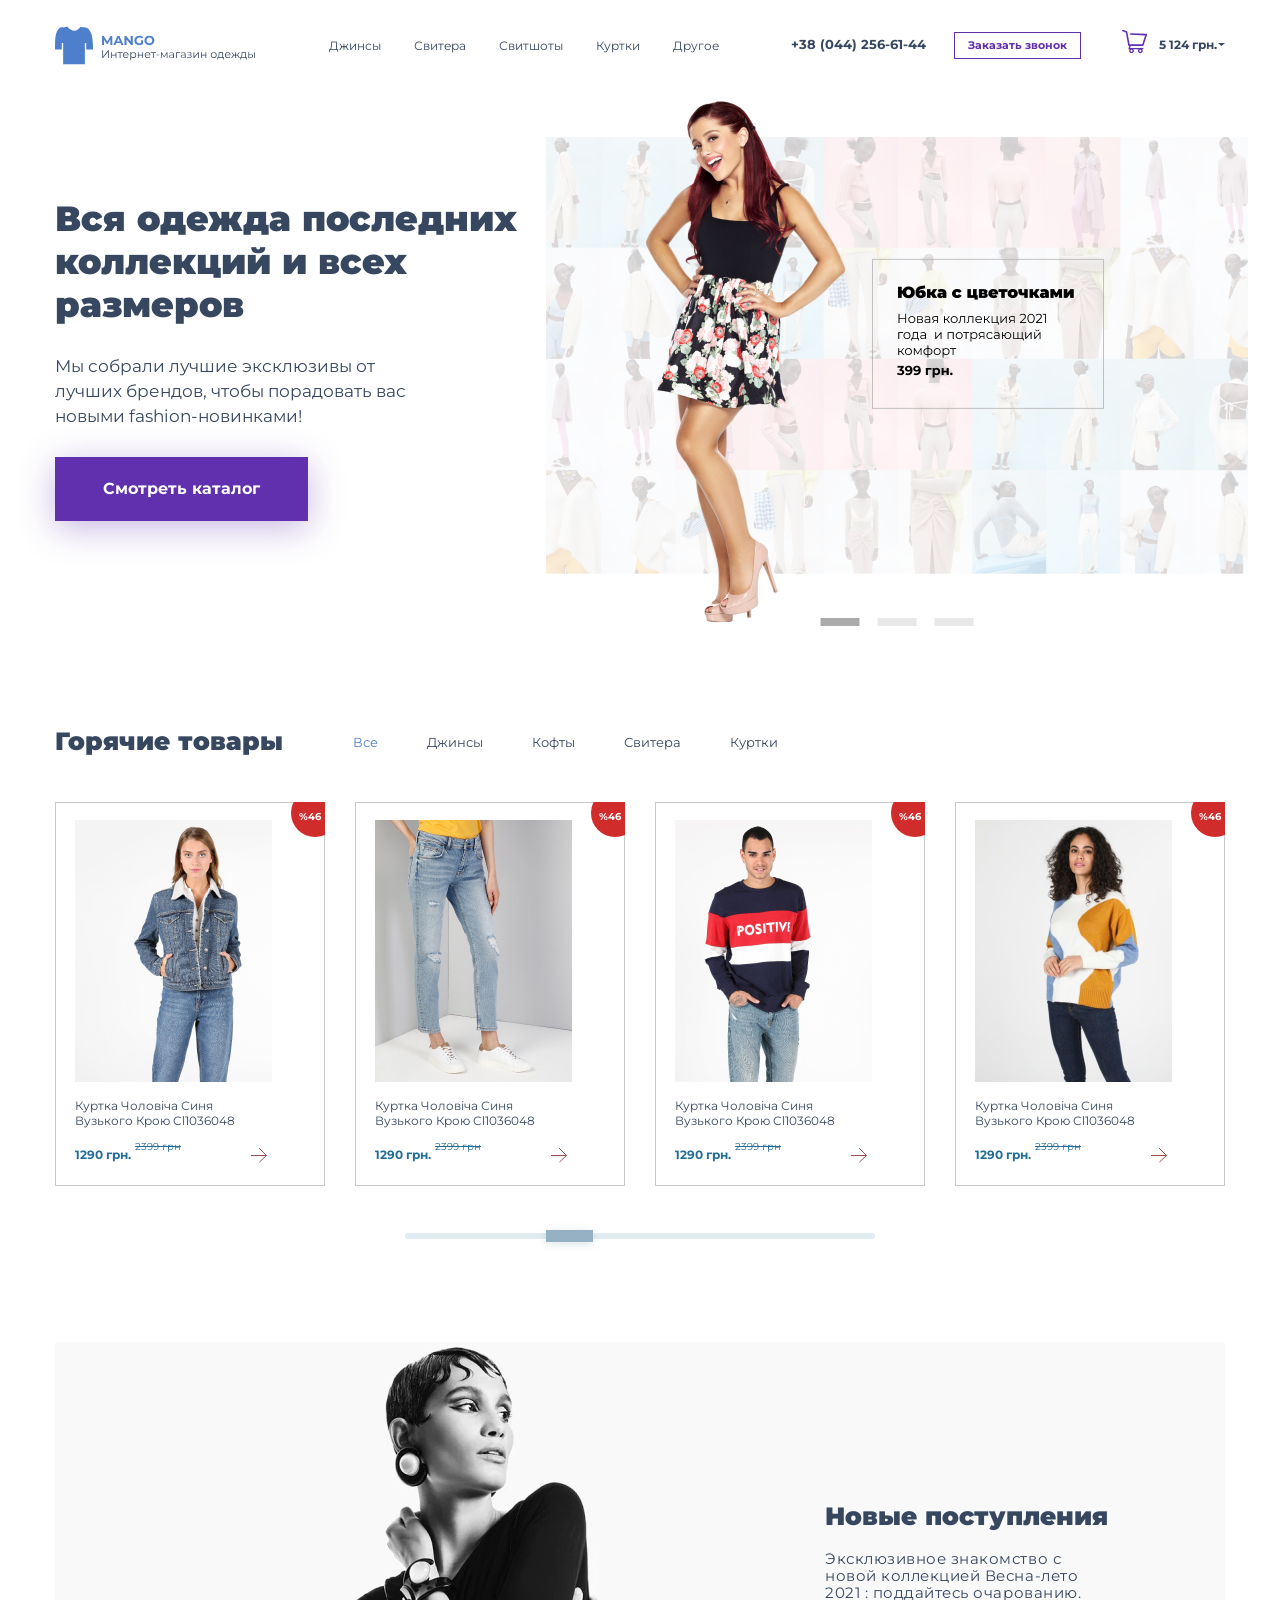
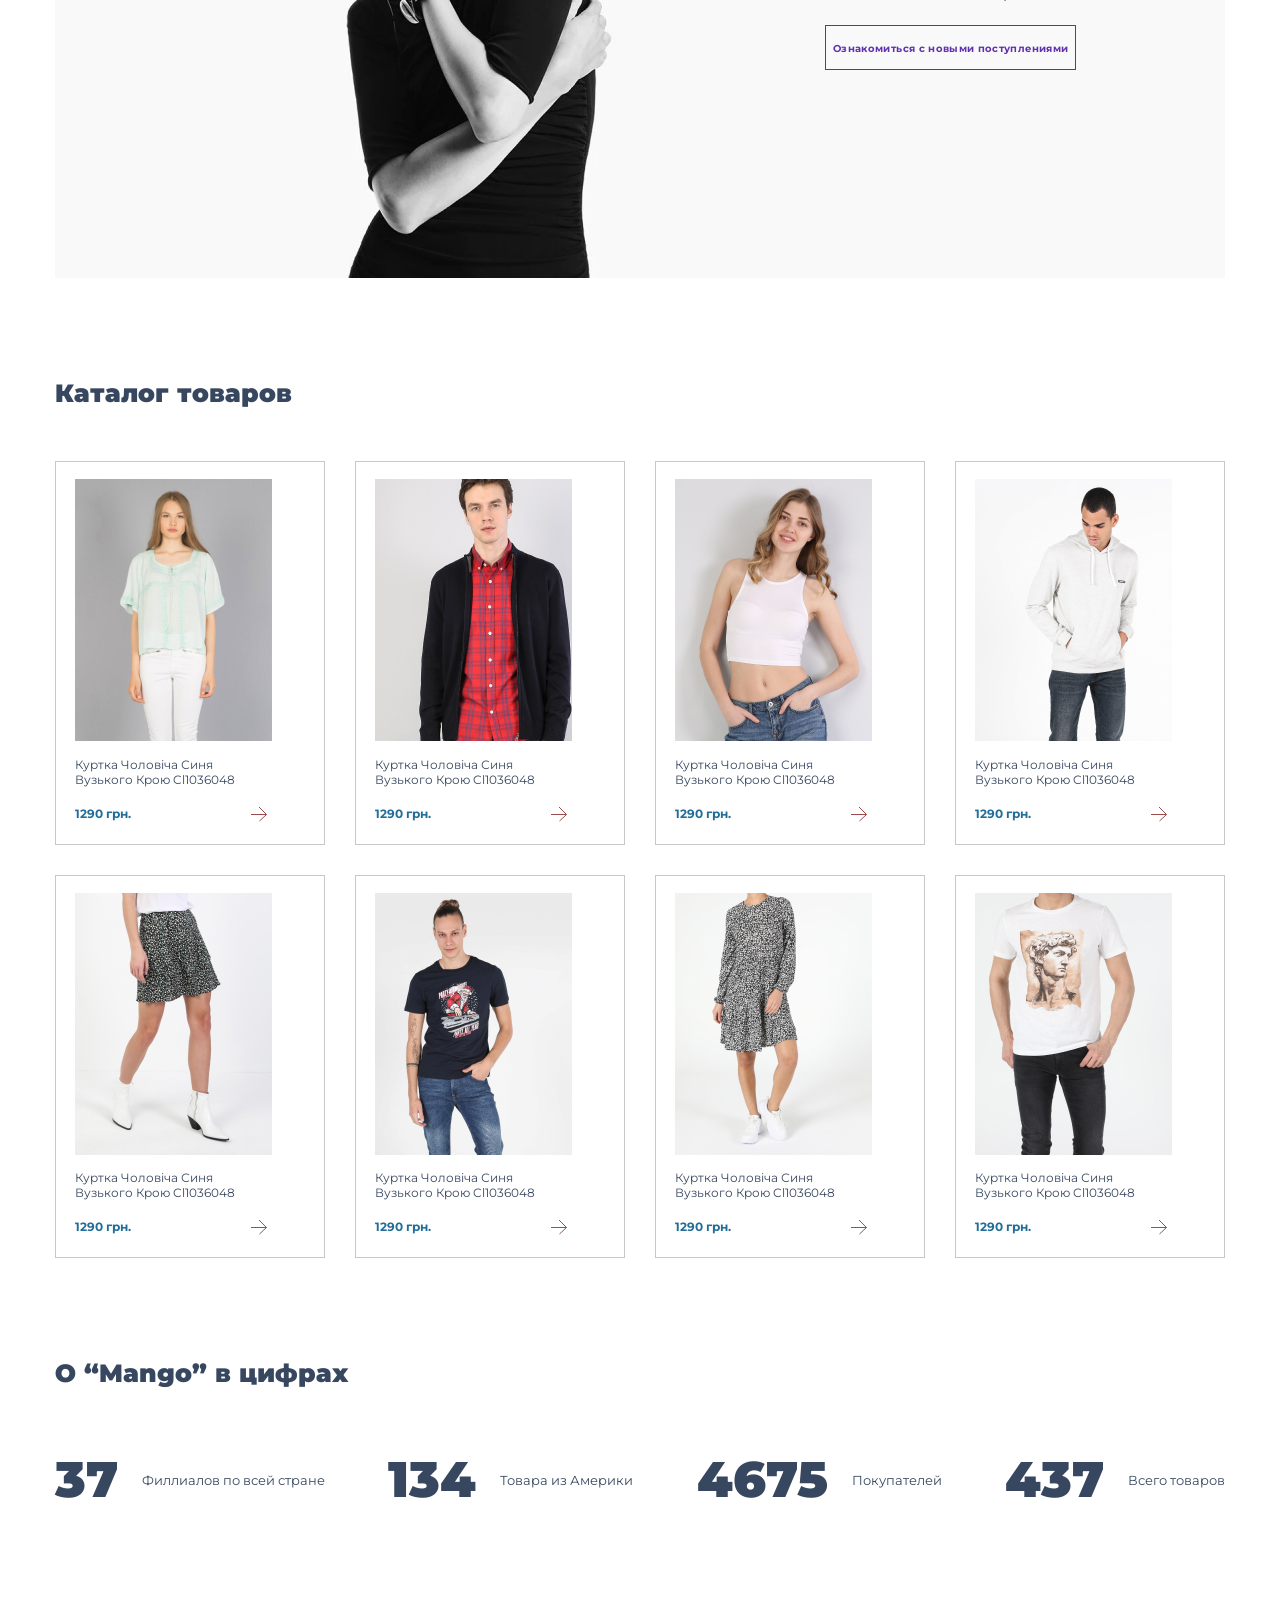
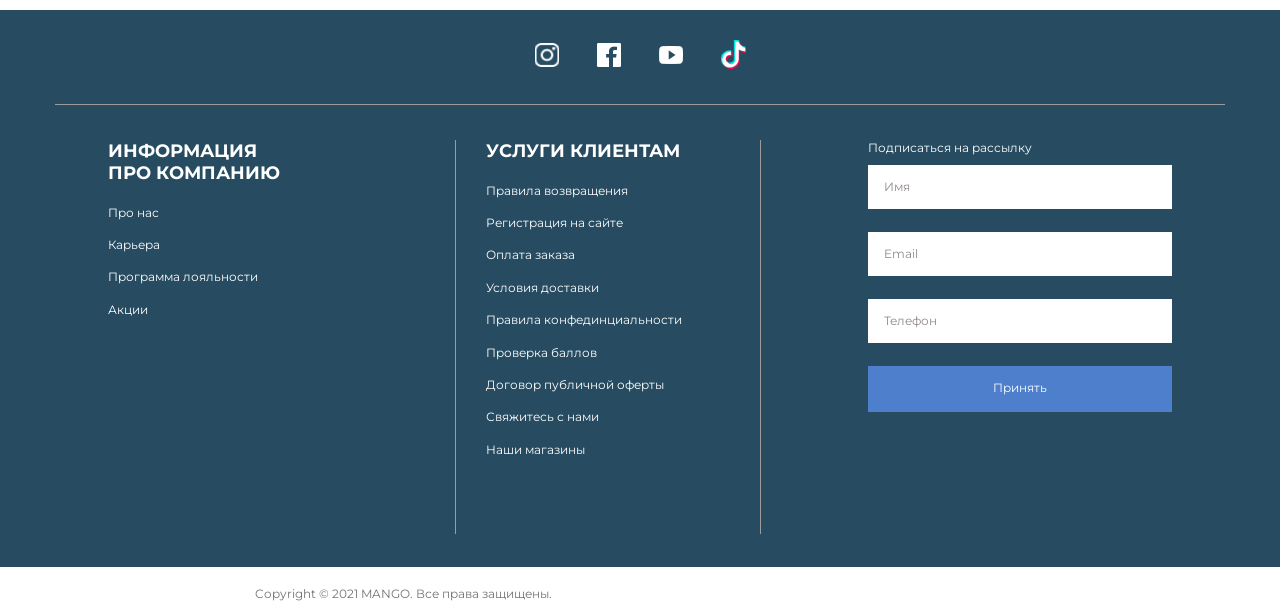
<file: index.html>
<!DOCTYPE html>
<html lang="en">

<head>
	<meta charset="UTF-8">
	<meta name="viewport" content="width=device-width, initial-scale=1.0">
	<title>Mango</title>
	<link rel="preconnect" href="https://fonts.gstatic.com">
	<link href="https://fonts.googleapis.com/css2?family=Montserrat:wght@400;700;900&display=swap" rel="stylesheet">
	<link rel="stylesheet" href="css/style.min.css">
</head>

<body>

	<header class="header">
		<div class="header__top">
			<div class="container">
				<div class="header__top-inner">
					<a class="header__logo" href="jackets.html">
						<img src="images/logo.svg" alt="">
					</a>
					<button class="menu-btn">
						<span class="menu-btn__row"></span>
						<div class="menu-btn--closes">
							<img src="images/close.svg" alt="">
						</div>
					</button>
					<nav class="menu">
						<ul class="menu__list">
							<li class="menu__list-item">
								<a class="menu__list-link" href="jeans.html">Джинсы</a>
							</li>
							<li class="menu__list-item">
								<a class="menu__list-link" href="sweaters.html">Свитера</a>
							</li>
							<li class="menu__list-item">
								<a class="menu__list-link" href="sweatshirts.html">Свитшоты</a>
							</li>
							<li class="menu__list-item">
								<a class="menu__list-link" href="jackets.html">Куртки</a>
							</li>
							<li class="menu__list-item menu__list-item--other">
								<a class="menu__list-link" href="#">Другое</a>
								<div class="menu-other">
									<div class="other-box__wrapper">
										<div class="menu-other__box">
											<h4 class="other-title">
												ОДЕЖДА
											</h4>
											<div class="other-list__wrapper">
												<ul class="other-list">
													<li class="other-list__item">
														<a class="other-list__link" href="sweatshirts.html">Куртки-Pu</a>
													</li>
													<li class="other-list__item">
														<a class="other-list__link" href="sweatshirts.html">Пальто</a>
													</li>
													<li class="other-list__item">
														<a class="other-list__link" href="sweatshirts.html">Рубашки</a>
													</li>
													<li class="other-list__item">
														<a class="other-list__link" href="sweatshirts.html">Жакеты</a>
													</li>
													<li class="other-list__item">
														<a class="other-list__link" href="sweatshirts.html">Жилеты</a>
													</li>
													<li class="other-list__item">
														<a class="other-list__link" href="sweatshirts.html">Кардиганы</a>
													</li>
												</ul>
												<ul class="other-list">
													<li class="other-list__item">
														<a class="other-list__link" href="sweatshirts.html">Толстовки</a>
													</li>
													<li class="other-list__item">
														<a class="other-list__link" href="sweatshirts.html">Футболки</a>
													</li>
													<li class="other-list__item">
														<a class="other-list__link" href="sweatshirts.html">Майки</a>
													</li>
													<li class="other-list__item">
														<a class="other-list__link" href="sweatshirts.html">Брюки</a>
													</li>
													<li class="other-list__item">
														<a class="other-list__link" href="sweatshirts.html">Шорты</a>
													</li>
												</ul>
											</div>
										</div>
										<div class="menu-other__box">
											<h4 class="other-title">
												АКСЕСУАРЫ
											</h4>
											<div class="other-list__wrapper">
												<ul class="other-list">
													<li class="other-list__item"><a class="other-list__link" href="sweatshirts.html">Носки</a>
													</li>
													<li class="other-list__item"><a class="other-list__link" href="sweatshirts.html">Ремни</a>
													</li>
													<li class="other-list__item"><a class="other-list__link" href="sweatshirts.html">Сумки</a>
													</li>
													<li class="other-list__item"><a class="other-list__link" href="sweatshirts.html">Шарфы</a>
													</li>
												</ul>
												<ul class="other-list">
													<li class="other-list__item"><a class="other-list__link" href="sweatshirts.html">Рукавицы</a>
													</li>
													<li class="other-list__item"><a class="other-list__link" href="sweatshirts.html">Шлепки</a>
													</li>
													<li class="other-list__item"><a class="other-list__link" href="sweatshirts.html">Сланцы</a>
													</li>
												</ul>
											</div>
										</div>
									</div>
									<div class="other-img">
										<img src="images/other-img.jpg" alt="">
									</div>
								</div>
							</li>
						</ul>
					</nav>
					<div class="header__top-info">
						<a class="header__top-phone" href="tel:+380442566144">+38 (044) 256-61-44</a>
						<button class="header__top-btn" type="submit">Заказать звонок</button>
						<a class="header__top-cash" href="jackets.html">5 124 грн.</a>
					</div>
				</div>
			</div>
		</div>
		<div class="header__content">
			<div class="container">
				<div class="header__content-inner">
					<div class="header__content-info">
						<h1 class="header__content-title">
							Вся одежда последних коллекций и всех размеров
						</h1>
						<p class="header__content-text">
							Мы собрали лучшие эксклюзивы от лучших брендов, чтобы порадовать вас новыми fashion-новинками!
						</p>
						<a class="header__content-link" href="jackets.html">
							Cмотреть каталог
						</a>
					</div>
					<div class="header-slider__wrapper">
						<div class="header-slider">
							<a class="header-slider__link" href="jackets.html">
								<div class="header-slider__img" style="background-image: url(images/content/header-slider-img.png);">
								</div>
							</a>
							<a class="header-slider__link" href="jackets.html">
								<div class="header-slider__img" style="background-image: url(images/content/header-slider-img.png);">
								</div>
							</a>
							<a class="header-slider__link" href="jackets.html">
								<div class="header-slider__img" style="background-image: url(images/content/header-slider-img.png);">
								</div>
							</a>
						</div>
					</div>
				</div>
			</div>
		</div>
	</header>

	<section class="hot-products">
		<div class="container">
			<div class="hot-products__top-inner">
				<h2 class="hot-products__title title">Горячие товары</h2>
				<div class="tabs">
					<a class="tab tab--active hot-products__top-item" href="#hot-slider-1">Все</a>
					<a class="tab hot-products__top-item" href="#hot-slider-2">Джинсы</a>
					<a class="tab hot-products__top-item" href="#hot-slider-3">Кофты</a>
					<a class="tab hot-products__top-item" href="#hot-slider-4">Свитера</a>
					<a class="tab hot-products__top-item" href="#hot-slider-5">Куртки</a>
				</div>
			</div>
			<div class="tabs__container">
				<div id="hot-slider-1" class="tabs-content tabs-content--active">
					<div class="hot-products__slider__wrapper--all">
						<div class="hot-products__slider--all swiper-container">
							<div class="hot-products__slider__inner--all swiper-wrapper">
								<div class="hot-products__slider-item swiper-slide">
									<div class="product-wrapper product--hot">
										<div class="product-procent__wrapper">
											<div class="product-procent">
												%46
											</div>
										</div>
										<div class="product">
											<a class="product__img" href="jackets.html">
												<img src="images/content/product-1.jpg" alt="">
											</a>
											<a class="product__name" href="jackets.html">
												Куртка Чоловіча Синя Вузького Крою Cl1036048
											</a>
											<div class="product__line-bottom">
												<div class="product__price-defualt">1290 грн.</div>
												<div class="product__price-hot">2399 грн</div>
												<a class="product__arrow" href="jackets.html">
													<img src="images/product-arrow.svg" alt="">
												</a>
											</div>
										</div>
									</div>
								</div>
								<div class="hot-products__slider-item swiper-slide">
									<div class="product-wrapper product--hot">
										<div class="product-procent__wrapper">
											<div class="product-procent">
												%46
											</div>
										</div>
										<div class="product">
											<a class="product__img" href="jackets.html">
												<img src="images/content/product-2.jpg" alt="">
											</a>
											<a class="product__name" href="jackets.html">
												Куртка Чоловіча Синя Вузького Крою Cl1036048
											</a>
											<div class="product__line-bottom">
												<div class="product__price-defualt">1290 грн.</div>
												<div class="product__price-hot">2399 грн</div>
												<a class="product__arrow" href="jackets.html">
													<img src="images/product-arrow.svg" alt="">
												</a>
											</div>
										</div>
									</div>
								</div>
								<div class="hot-products__slider-item swiper-slide">
									<div class="product-wrapper product--hot">
										<div class="product-procent__wrapper">
											<div class="product-procent">
												%46
											</div>
										</div>
										<div class="product">
											<a class="product__img" href="jackets.html">
												<img src="images/content/product-3.jpg" alt="">
											</a>
											<a class="product__name" href="jackets.html">
												Куртка Чоловіча Синя Вузького Крою Cl1036048
											</a>
											<div class="product__line-bottom">
												<div class="product__price-defualt">1290 грн.</div>
												<div class="product__price-hot">2399 грн</div>
												<a class="product__arrow" href="jackets.html">
													<img src="images/product-arrow.svg" alt="">
												</a>
											</div>
										</div>
									</div>
								</div>
								<div class="hot-products__slider-item swiper-slide">
									<div class="product-wrapper product--hot">
										<div class="product-procent__wrapper">
											<div class="product-procent">
												%46
											</div>
										</div>
										<div class="product">
											<a class="product__img" href="jackets.html">
												<img src="images/content/product-4.jpg" alt="">
											</a>
											<a class="product__name" href="jackets.html">
												Куртка Чоловіча Синя Вузького Крою Cl1036048
											</a>
											<div class="product__line-bottom">
												<div class="product__price-defualt">1290 грн.</div>
												<div class="product__price-hot">2399 грн</div>
												<a class="product__arrow" href="jackets.html">
													<img src="images/product-arrow.svg" alt="">
												</a>
											</div>
										</div>
									</div>
								</div>
								<div class="hot-products__slider-item swiper-slide">
									<div class="product-wrapper product--hot">
										<div class="product-procent__wrapper">
											<div class="product-procent">
												%46
											</div>
										</div>
										<div class="product">
											<a class="product__img" href="jackets.html">
												<img src="images/content/product-5.jpg" alt="">
											</a>
											<a class="product__name" href="jackets.html">
												Куртка Чоловіча Синя Вузького Крою Cl1036048
											</a>
											<div class="product__line-bottom">
												<div class="product__price-defualt">1290 грн.</div>
												<div class="product__price-hot">2399 грн</div>
												<a class="product__arrow" href="jackets.html">
													<img src="images/product-arrow.svg" alt="">
												</a>
											</div>
										</div>
									</div>
								</div>
								<div class="hot-products__slider-item swiper-slide">
									<div class="product-wrapper product--hot">
										<div class="product-procent__wrapper">
											<div class="product-procent">
												%46
											</div>
										</div>
										<div class="product">
											<a class="product__img" href="jackets.html">
												<img src="images/content/product-6.jpg" alt="">
											</a>
											<a class="product__name" href="jackets.html">
												Куртка Чоловіча Синя Вузького Крою Cl1036048
											</a>
											<div class="product__line-bottom">
												<div class="product__price-defualt">1290 грн.</div>
												<div class="product__price-hot">2399 грн</div>
												<a class="product__arrow" href="jackets.html">
													<img src="images/product-arrow.svg" alt="">
												</a>
											</div>
										</div>
									</div>
								</div>
								<div class="hot-products__slider-item swiper-slide">
									<div class="product-wrapper product--hot">
										<div class="product-procent__wrapper">
											<div class="product-procent">
												%46
											</div>
										</div>
										<div class="product">
											<a class="product__img" href="jackets.html">
												<img src="images/content/product-7.jpg" alt="">
											</a>
											<a class="product__name" href="jackets.html">
												Куртка Чоловіча Синя Вузького Крою Cl1036048
											</a>
											<div class="product__line-bottom">
												<div class="product__price-defualt">1290 грн.</div>
												<div class="product__price-hot">2399 грн</div>
												<a class="product__arrow" href="jackets.html">
													<img src="images/product-arrow.svg" alt="">
												</a>
											</div>
										</div>
									</div>
								</div>
								<div class="hot-products__slider-item swiper-slide">
									<div class="product-wrapper product--hot">
										<div class="product-procent__wrapper">
											<div class="product-procent">
												%46
											</div>
										</div>
										<div class="product">
											<a class="product__img" href="jackets.html">
												<img src="images/content/product-8.jpg" alt="">
											</a>
											<a class="product__name" href="jackets.html">
												Куртка Чоловіча Синя Вузького Крою Cl1036048
											</a>
											<div class="product__line-bottom">
												<div class="product__price-defualt">1290 грн.</div>
												<div class="product__price-hot">2399 грн</div>
												<a class="product__arrow" href="jackets.html">
													<img src="images/product-arrow.svg" alt="">
												</a>
											</div>
										</div>
									</div>
								</div>
								<div class="hot-products__slider-item swiper-slide">
									<div class="product-wrapper product--hot">
										<div class="product-procent__wrapper">
											<div class="product-procent">
												%46
											</div>
										</div>
										<div class="product">
											<a class="product__img" href="jackets.html">
												<img src="images/content/product-9.jpg" alt="">
											</a>
											<a class="product__name" href="jackets.html">
												Куртка Чоловіча Синя Вузького Крою Cl1036048
											</a>
											<div class="product__line-bottom">
												<div class="product__price-defualt">1290 грн.</div>
												<div class="product__price-hot">2399 грн</div>
												<a class="product__arrow" href="jackets.html">
													<img src="images/product-arrow.svg" alt="">
												</a>
											</div>
										</div>
									</div>
								</div>
								<div class="hot-products__slider-item swiper-slide">
									<div class="product-wrapper product--hot">
										<div class="product-procent__wrapper">
											<div class="product-procent">
												%46
											</div>
										</div>
										<div class="product">
											<a class="product__img" href="jackets.html">
												<img src="images/content/product-10.jpg" alt="">
											</a>
											<a class="product__name" href="jackets.html">
												Куртка Чоловіча Синя Вузького Крою Cl1036048
											</a>
											<div class="product__line-bottom">
												<div class="product__price-defualt">1290 грн.</div>
												<div class="product__price-hot">2399 грн</div>
												<a class="product__arrow" href="jackets.html">
													<img src="images/product-arrow.svg" alt="">
												</a>
											</div>
										</div>
									</div>
								</div>
							</div>
							<div class="swiper-scrollbar"></div>
						</div>
						<div class="swiper-button-prev"></div>
						<div class="swiper-button-next"></div>
					</div>
				</div>
				<div id="hot-slider-2" class="tabs-content">
					<div class="hot-products__slider__wrapper--all">
						<div class="hot-products__sliderr swiper-container">
							<div class="swiper-wrapper">
								<div class="hot-products__slider-item swiper-slide">
									<div class="product-wrapper product--hot">
										<div class="product-procent__wrapper">
											<div class="product-procent">
												%46
											</div>
										</div>
										<div class="product">
											<a class="product__img" href="jackets.html">
												<img src="images/content/product-7.jpg" alt="">
											</a>
											<a class="product__name" href="jackets.html">
												Куртка Чоловіча Синя Вузького Крою Cl1036048
											</a>
											<div class="product__line-bottom">
												<div class="product__price-defualt">1290 грн.</div>
												<div class="product__price-hot">2399 грн</div>
												<a class="product__arrow" href="jackets.html">
													<img src="images/product-arrow.svg" alt="">
												</a>
											</div>
										</div>
									</div>
								</div>
								<div class="hot-products__slider-item swiper-slide">
									<div class="product-wrapper product--hot">
										<div class="product-procent__wrapper">
											<div class="product-procent">
												%46
											</div>
										</div>
										<div class="product">
											<a class="product__img" href="jackets.html">
												<img src="images/content/product-10.jpg" alt="">
											</a>
											<a class="product__name" href="jackets.html">
												Куртка Чоловіча Синя Вузького Крою Cl1036048
											</a>
											<div class="product__line-bottom">
												<div class="product__price-defualt">1290 грн.</div>
												<div class="product__price-hot">2399 грн</div>
												<a class="product__arrow" href="jackets.html">
													<img src="images/product-arrow.svg" alt="">
												</a>
											</div>
										</div>
									</div>
								</div>
								<div class="hot-products__slider-item swiper-slide">
									<div class="product-wrapper product--hot">
										<div class="product-procent__wrapper">
											<div class="product-procent">
												%46
											</div>
										</div>
										<div class="product">
											<a class="product__img" href="jackets.html">
												<img src="images/content/product-1.jpg" alt="">
											</a>
											<a class="product__name" href="jackets.html">
												Куртка Чоловіча Синя Вузького Крою Cl1036048
											</a>
											<div class="product__line-bottom">
												<div class="product__price-defualt">1290 грн.</div>
												<div class="product__price-hot">2399 грн</div>
												<a class="product__arrow" href="jackets.html">
													<img src="images/product-arrow.svg" alt="">
												</a>
											</div>
										</div>
									</div>
								</div>
								<div class="hot-products__slider-item swiper-slide">
									<div class="product-wrapper product--hot">
										<div class="product-procent__wrapper">
											<div class="product-procent">
												%46
											</div>
										</div>
										<div class="product">
											<a class="product__img" href="jackets.html">
												<img src="images/content/product-5.jpg" alt="">
											</a>
											<a class="product__name" href="jackets.html">
												Куртка Чоловіча Синя Вузького Крою Cl1036048
											</a>
											<div class="product__line-bottom">
												<div class="product__price-defualt">1290 грн.</div>
												<div class="product__price-hot">2399 грн</div>
												<a class="product__arrow" href="jackets.html">
													<img src="images/product-arrow.svg" alt="">
												</a>
											</div>
										</div>
									</div>
								</div>
								<div class="hot-products__slider-item swiper-slide">
									<div class="product-wrapper product--hot">
										<div class="product-procent__wrapper">
											<div class="product-procent">
												%46
											</div>
										</div>
										<div class="product">
											<a class="product__img" href="jackets.html">
												<img src="images/content/product-3.jpg" alt="">
											</a>
											<a class="product__name" href="jackets.html">
												Куртка Чоловіча Синя Вузького Крою Cl1036048
											</a>
											<div class="product__line-bottom">
												<div class="product__price-defualt">1290 грн.</div>
												<div class="product__price-hot">2399 грн</div>
												<a class="product__arrow" href="jackets.html">
													<img src="images/product-arrow.svg" alt="">
												</a>
											</div>
										</div>
									</div>
								</div>
								<div class="hot-products__slider-item swiper-slide">
									<div class="product-wrapper product--hot">
										<div class="product-procent__wrapper">
											<div class="product-procent">
												%46
											</div>
										</div>
										<div class="product">
											<a class="product__img" href="jackets.html">
												<img src="images/content/product-4.jpg" alt="">
											</a>
											<a class="product__name" href="jackets.html">
												Куртка Чоловіча Синя Вузького Крою Cl1036048
											</a>
											<div class="product__line-bottom">
												<div class="product__price-defualt">1290 грн.</div>
												<div class="product__price-hot">2399 грн</div>
												<a class="product__arrow" href="jackets.html">
													<img src="images/product-arrow.svg" alt="">
												</a>
											</div>
										</div>
									</div>
								</div>
							</div>
							<div class="swiper-pagination"></div>
						</div>
						<div class="swiper-button-prev"></div>
						<div class="swiper-button-next"></div>
					</div>
				</div>
				<div id="hot-slider-3" class="tabs-content">
					<div class="hot-products__slider__wrapper--all">
						<div class="hot-products__sliderr swiper-container">
							<div class="swiper-wrapper">
								<div class="hot-products__slider-item swiper-slide">
									<div class="product-wrapper product--hot">
										<div class="product-procent__wrapper">
											<div class="product-procent">
												%46
											</div>
										</div>
										<div class="product">
											<a class="product__img" href="jackets.html">
												<img src="images/content/product-9.jpg" alt="">
											</a>
											<a class="product__name" href="jackets.html">
												Куртка Чоловіча Синя Вузького Крою Cl1036048
											</a>
											<div class="product__line-bottom">
												<div class="product__price-defualt">1290 грн.</div>
												<div class="product__price-hot">2399 грн</div>
												<a class="product__arrow" href="jackets.html">
													<img src="images/product-arrow.svg" alt="">
												</a>
											</div>
										</div>
									</div>
								</div>
								<div class="hot-products__slider-item swiper-slide">
									<div class="product-wrapper product--hot">
										<div class="product-procent__wrapper">
											<div class="product-procent">
												%46
											</div>
										</div>
										<div class="product">
											<a class="product__img" href="jackets.html">
												<img src="images/content/product-6.jpg" alt="">
											</a>
											<a class="product__name" href="jackets.html">
												Куртка Чоловіча Синя Вузького Крою Cl1036048
											</a>
											<div class="product__line-bottom">
												<div class="product__price-defualt">1290 грн.</div>
												<div class="product__price-hot">2399 грн</div>
												<a class="product__arrow" href="jackets.html">
													<img src="images/product-arrow.svg" alt="">
												</a>
											</div>
										</div>
									</div>
								</div>
								<div class="hot-products__slider-item swiper-slide">
									<div class="product-wrapper product--hot">
										<div class="product-procent__wrapper">
											<div class="product-procent">
												%46
											</div>
										</div>
										<div class="product">
											<a class="product__img" href="jackets.html">
												<img src="images/content/product-5.jpg" alt="">
											</a>
											<a class="product__name" href="jackets.html">
												Куртка Чоловіча Синя Вузького Крою Cl1036048
											</a>
											<div class="product__line-bottom">
												<div class="product__price-defualt">1290 грн.</div>
												<div class="product__price-hot">2399 грн</div>
												<a class="product__arrow" href="jackets.html">
													<img src="images/product-arrow.svg" alt="">
												</a>
											</div>
										</div>
									</div>
								</div>
								<div class="hot-products__slider-item swiper-slide">
									<div class="product-wrapper product--hot">
										<div class="product-procent__wrapper">
											<div class="product-procent">
												%46
											</div>
										</div>
										<div class="product">
											<a class="product__img" href="jackets.html">
												<img src="images/content/product-8.jpg" alt="">
											</a>
											<a class="product__name" href="jackets.html">
												Куртка Чоловіча Синя Вузького Крою Cl1036048
											</a>
											<div class="product__line-bottom">
												<div class="product__price-defualt">1290 грн.</div>
												<div class="product__price-hot">2399 грн</div>
												<a class="product__arrow" href="jackets.html">
													<img src="images/product-arrow.svg" alt="">
												</a>
											</div>
										</div>
									</div>
								</div>
								<div class="hot-products__slider-item swiper-slide">
									<div class="product-wrapper product--hot">
										<div class="product-procent__wrapper">
											<div class="product-procent">
												%46
											</div>
										</div>
										<div class="product">
											<a class="product__img" href="jackets.html">
												<img src="images/content/product-1.jpg" alt="">
											</a>
											<a class="product__name" href="jackets.html">
												Куртка Чоловіча Синя Вузького Крою Cl1036048
											</a>
											<div class="product__line-bottom">
												<div class="product__price-defualt">1290 грн.</div>
												<div class="product__price-hot">2399 грн</div>
												<a class="product__arrow" href="jackets.html">
													<img src="images/product-arrow.svg" alt="">
												</a>
											</div>
										</div>
									</div>
								</div>
								<div class="hot-products__slider-item swiper-slide">
									<div class="product-wrapper product--hot">
										<div class="product-procent__wrapper">
											<div class="product-procent">
												%46
											</div>
										</div>
										<div class="product">
											<a class="product__img" href="jackets.html">
												<img src="images/content/product-2.jpg" alt="">
											</a>
											<a class="product__name" href="jackets.html">
												Куртка Чоловіча Синя Вузького Крою Cl1036048
											</a>
											<div class="product__line-bottom">
												<div class="product__price-defualt">1290 грн.</div>
												<div class="product__price-hot">2399 грн</div>
												<a class="product__arrow" href="jackets.html">
													<img src="images/product-arrow.svg" alt="">
												</a>
											</div>
										</div>
									</div>
								</div>
							</div>
							<div class="swiper-pagination"></div>
						</div>
						<div class="swiper-button-prev"></div>
						<div class="swiper-button-next"></div>
					</div>
				</div>
				<div id="hot-slider-4" class="tabs-content">
					<div class="hot-products__slider__wrapper--all">
						<div class="hot-products__sliderr swiper-container">
							<div class="swiper-wrapper">
								<div class="hot-products__slider-item swiper-slide">
									<div class="product-wrapper product--hot">
										<div class="product-procent__wrapper">
											<div class="product-procent">
												%46
											</div>
										</div>
										<div class="product">
											<a class="product__img" href="jackets.html">
												<img src="images/content/product-3.jpg" alt="">
											</a>
											<a class="product__name" href="jackets.html">
												Куртка Чоловіча Синя Вузького Крою Cl1036048
											</a>
											<div class="product__line-bottom">
												<div class="product__price-defualt">1290 грн.</div>
												<div class="product__price-hot">2399 грн</div>
												<a class="product__arrow" href="jackets.html">
													<img src="images/product-arrow.svg" alt="">
												</a>
											</div>
										</div>
									</div>
								</div>
								<div class="hot-products__slider-item swiper-slide">
									<div class="product-wrapper product--hot">
										<div class="product-procent__wrapper">
											<div class="product-procent">
												%46
											</div>
										</div>
										<div class="product">
											<a class="product__img" href="jackets.html">
												<img src="images/content/product-9.jpg" alt="">
											</a>
											<a class="product__name" href="jackets.html">
												Куртка Чоловіча Синя Вузького Крою Cl1036048
											</a>
											<div class="product__line-bottom">
												<div class="product__price-defualt">1290 грн.</div>
												<div class="product__price-hot">2399 грн</div>
												<a class="product__arrow" href="jackets.html">
													<img src="images/product-arrow.svg" alt="">
												</a>
											</div>
										</div>
									</div>
								</div>
								<div class="hot-products__slider-item swiper-slide">
									<div class="product-wrapper product--hot">
										<div class="product-procent__wrapper">
											<div class="product-procent">
												%46
											</div>
										</div>
										<div class="product">
											<a class="product__img" href="jackets.html">
												<img src="images/content/product-10.jpg" alt="">
											</a>
											<a class="product__name" href="jackets.html">
												Куртка Чоловіча Синя Вузького Крою Cl1036048
											</a>
											<div class="product__line-bottom">
												<div class="product__price-defualt">1290 грн.</div>
												<div class="product__price-hot">2399 грн</div>
												<a class="product__arrow" href="jackets.html">
													<img src="images/product-arrow.svg" alt="">
												</a>
											</div>
										</div>
									</div>
								</div>
								<div class="hot-products__slider-item swiper-slide">
									<div class="product-wrapper product--hot">
										<div class="product-procent__wrapper">
											<div class="product-procent">
												%46
											</div>
										</div>
										<div class="product">
											<a class="product__img" href="jackets.html">
												<img src="images/content/product-1.jpg" alt="">
											</a>
											<a class="product__name" href="jackets.html">
												Куртка Чоловіча Синя Вузького Крою Cl1036048
											</a>
											<div class="product__line-bottom">
												<div class="product__price-defualt">1290 грн.</div>
												<div class="product__price-hot">2399 грн</div>
												<a class="product__arrow" href="jackets.html">
													<img src="images/product-arrow.svg" alt="">
												</a>
											</div>
										</div>
									</div>
								</div>
								<div class="hot-products__slider-item swiper-slide">
									<div class="product-wrapper product--hot">
										<div class="product-procent__wrapper">
											<div class="product-procent">
												%46
											</div>
										</div>
										<div class="product">
											<a class="product__img" href="jackets.html">
												<img src="images/content/product-7.jpg" alt="">
											</a>
											<a class="product__name" href="jackets.html">
												Куртка Чоловіча Синя Вузького Крою Cl1036048
											</a>
											<div class="product__line-bottom">
												<div class="product__price-defualt">1290 грн.</div>
												<div class="product__price-hot">2399 грн</div>
												<a class="product__arrow" href="jackets.html">
													<img src="images/product-arrow.svg" alt="">
												</a>
											</div>
										</div>
									</div>
								</div>
								<div class="hot-products__slider-item swiper-slide">
									<div class="product-wrapper product--hot">
										<div class="product-procent__wrapper">
											<div class="product-procent">
												%46
											</div>
										</div>
										<div class="product">
											<a class="product__img" href="jackets.html">
												<img src="images/content/product-6.jpg" alt="">
											</a>
											<a class="product__name" href="jackets.html">
												Куртка Чоловіча Синя Вузького Крою Cl1036048
											</a>
											<div class="product__line-bottom">
												<div class="product__price-defualt">1290 грн.</div>
												<div class="product__price-hot">2399 грн</div>
												<a class="product__arrow" href="jackets.html">
													<img src="images/product-arrow.svg" alt="">
												</a>
											</div>
										</div>
									</div>
								</div>
							</div>
							<div class="swiper-pagination"></div>
						</div>
						<div class="swiper-button-prev"></div>
						<div class="swiper-button-next"></div>
					</div>
				</div>
				<div id="hot-slider-5" class="tabs-content">
					<div class="hot-products__slider__wrapper--all">
						<div class="hot-products__sliderr swiper-container">
							<div class="swiper-wrapper">
								<div class="hot-products__slider-item swiper-slide">
									<div class="product-wrapper product--hot">
										<div class="product-procent__wrapper">
											<div class="product-procent">
												%46
											</div>
										</div>
										<div class="product">
											<a class="product__img" href="jackets.html">
												<img src="images/content/product-2.jpg" alt="">
											</a>
											<a class="product__name" href="jackets.html">
												Куртка Чоловіча Синя Вузького Крою Cl1036048
											</a>
											<div class="product__line-bottom">
												<div class="product__price-defualt">1290 грн.</div>
												<div class="product__price-hot">2399 грн</div>
												<a class="product__arrow" href="jackets.html">
													<img src="images/product-arrow.svg" alt="">
												</a>
											</div>
										</div>
									</div>
								</div>
								<div class="hot-products__slider-item swiper-slide">
									<div class="product-wrapper product--hot">
										<div class="product-procent__wrapper">
											<div class="product-procent">
												%46
											</div>
										</div>
										<div class="product">
											<a class="product__img" href="jackets.html">
												<img src="images/content/product-5.jpg" alt="">
											</a>
											<a class="product__name" href="jackets.html">
												Куртка Чоловіча Синя Вузького Крою Cl1036048
											</a>
											<div class="product__line-bottom">
												<div class="product__price-defualt">1290 грн.</div>
												<div class="product__price-hot">2399 грн</div>
												<a class="product__arrow" href="jackets.html">
													<img src="images/product-arrow.svg" alt="">
												</a>
											</div>
										</div>
									</div>
								</div>
								<div class="hot-products__slider-item swiper-slide">
									<div class="product-wrapper product--hot">
										<div class="product-procent__wrapper">
											<div class="product-procent">
												%46
											</div>
										</div>
										<div class="product">
											<a class="product__img" href="jackets.html">
												<img src="images/content/product-6.jpg" alt="">
											</a>
											<a class="product__name" href="jackets.html">
												Куртка Чоловіча Синя Вузького Крою Cl1036048
											</a>
											<div class="product__line-bottom">
												<div class="product__price-defualt">1290 грн.</div>
												<div class="product__price-hot">2399 грн</div>
												<a class="product__arrow" href="jackets.html">
													<img src="images/product-arrow.svg" alt="">
												</a>
											</div>
										</div>
									</div>
								</div>
								<div class="hot-products__slider-item swiper-slide">
									<div class="product-wrapper product--hot">
										<div class="product-procent__wrapper">
											<div class="product-procent">
												%46
											</div>
										</div>
										<div class="product">
											<a class="product__img" href="jackets.html">
												<img src="images/content/product-7.jpg" alt="">
											</a>
											<a class="product__name" href="jackets.html">
												Куртка Чоловіча Синя Вузького Крою Cl1036048
											</a>
											<div class="product__line-bottom">
												<div class="product__price-defualt">1290 грн.</div>
												<div class="product__price-hot">2399 грн</div>
												<a class="product__arrow" href="jackets.html">
													<img src="images/product-arrow.svg" alt="">
												</a>
											</div>
										</div>
									</div>
								</div>
								<div class="hot-products__slider-item swiper-slide">
									<div class="product-wrapper product--hot">
										<div class="product-procent__wrapper">
											<div class="product-procent">
												%46
											</div>
										</div>
										<div class="product">
											<a class="product__img" href="jackets.html">
												<img src="images/content/product-2.jpg" alt="">
											</a>
											<a class="product__name" href="jackets.html">
												Куртка Чоловіча Синя Вузького Крою Cl1036048
											</a>
											<div class="product__line-bottom">
												<div class="product__price-defualt">1290 грн.</div>
												<div class="product__price-hot">2399 грн</div>
												<a class="product__arrow" href="jackets.html">
													<img src="images/product-arrow.svg" alt="">
												</a>
											</div>
										</div>
									</div>
								</div>
								<div class="hot-products__slider-item swiper-slide">
									<div class="product-wrapper product--hot">
										<div class="product-procent__wrapper">
											<div class="product-procent">
												%46
											</div>
										</div>
										<div class="product">
											<a class="product__img" href="jackets.html">
												<img src="images/content/product-3.jpg" alt="">
											</a>
											<a class="product__name" href="jackets.html">
												Куртка Чоловіча Синя Вузького Крою Cl1036048
											</a>
											<div class="product__line-bottom">
												<div class="product__price-defualt">1290 грн.</div>
												<div class="product__price-hot">2399 грн</div>
												<a class="product__arrow" href="jackets.html">
													<img src="images/product-arrow.svg" alt="">
												</a>
											</div>
										</div>
									</div>
								</div>
							</div>
							<div class="swiper-pagination"></div>
						</div>
						<div class="swiper-button-prev"></div>
						<div class="swiper-button-next"></div>
					</div>
				</div>
			</div>
		</div>
	</section>

	<section class="banner">
		<div class="container">
			<div class="banner__inner">
				<div class="banner__img">
					<img src="images/content/banner.jpg" alt="">
				</div>
				<div class="banner__content-box">
					<h2 class="banner__box-title title">Новые поступления</h2>
					<p class="banner__box-text">Эксклюзивное знакомство с новой коллекцией Весна-лето 2021 : поддайтесь
						очарованию.
					</p>
					<a class="banner__box-link" href="jackets.html">Ознакомиться с новыми поступлениями</a>
				</div>
			</div>
		</div>
	</section>

	<section class="products">
		<div class="container">
			<h2 class="products__title title">Каталог товаров</h2>
			<div class="products__inner">
				<div class="product-wrapper">
					<div class="product-procent__wrapper">
						<div class="product-procent">
							%46
						</div>
					</div>
					<div class="product">
						<a class="product__img" href="jackets.html">
							<img src="images/content/product-def-1.jpg" alt="">
						</a>
						<a class="product__name" href="jackets.html">
							Куртка Чоловіча Синя Вузького Крою Cl1036048
						</a>
						<div class="product__line-bottom">
							<div class="product__price-defualt">1290 грн.</div>
							<div class="product__price-hot">2399 грн</div>
							<a class="product__arrow" href="jackets.html">
								<img src="images/product-arrow.svg" alt="">
							</a>
						</div>
					</div>
				</div>
				<div class="product-wrapper">
					<div class="product-procent__wrapper">
						<div class="product-procent">
							%46
						</div>
					</div>
					<div class="product">
						<a class="product__img" href="jackets.html">
							<img src="images/content/product-def-2.jpg" alt="">
						</a>
						<a class="product__name" href="jackets.html">
							Куртка Чоловіча Синя Вузького Крою Cl1036048
						</a>
						<div class="product__line-bottom">
							<div class="product__price-defualt">1290 грн.</div>
							<div class="product__price-hot">2399 грн</div>
							<a class="product__arrow" href="jackets.html">
								<img src="images/product-arrow.svg" alt="">
							</a>
						</div>
					</div>
				</div>
				<div class="product-wrapper">
					<div class="product-procent__wrapper">
						<div class="product-procent">
							%46
						</div>
					</div>
					<div class="product">
						<a class="product__img" href="jackets.html">
							<img src="images/content/product-def-3.jpg" alt="">
						</a>
						<a class="product__name" href="jackets.html">
							Куртка Чоловіча Синя Вузького Крою Cl1036048
						</a>
						<div class="product__line-bottom">
							<div class="product__price-defualt">1290 грн.</div>
							<div class="product__price-hot">2399 грн</div>
							<a class="product__arrow" href="jackets.html">
								<img src="images/product-arrow.svg" alt="">
							</a>
						</div>
					</div>
				</div>
				<div class="product-wrapper">
					<div class="product-procent__wrapper">
						<div class="product-procent">
							%46
						</div>
					</div>
					<div class="product">
						<a class="product__img" href="jackets.html">
							<img src="images/content/product-def-4.jpg" alt="">
						</a>
						<a class="product__name" href="jackets.html">
							Куртка Чоловіча Синя Вузького Крою Cl1036048
						</a>
						<div class="product__line-bottom">
							<div class="product__price-defualt">1290 грн.</div>
							<div class="product__price-hot">2399 грн</div>
							<a class="product__arrow" href="jackets.html">
								<img src="images/product-arrow.svg" alt="">
							</a>
						</div>
					</div>
				</div>
				<div class="product-wrapper">
					<div class="product-procent__wrapper">
						<div class="product-procent">
							%46
						</div>
					</div>
					<div class="product">
						<a class="product__img" href="jackets.html">
							<img src="images/content/product-def-5.jpg" alt="">
						</a>
						<a class="product__name" href="jackets.html">
							Куртка Чоловіча Синя Вузького Крою Cl1036048
						</a>
						<div class="product__line-bottom">
							<div class="product__price-defualt">1290 грн.</div>
							<div class="product__price-hot">2399 грн</div>
							<a class="product__arrow" href="jackets.html">
								<img src="images/product-arrow.svg" alt="">
							</a>
						</div>
					</div>
				</div>
				<div class="product-wrapper">
					<div class="product-procent__wrapper">
						<div class="product-procent">
							%46
						</div>
					</div>
					<div class="product">
						<a class="product__img" href="jackets.html">
							<img src="images/content/product-def-6.jpg" alt="">
						</a>
						<a class="product__name" href="jackets.html">
							Куртка Чоловіча Синя Вузького Крою Cl1036048
						</a>
						<div class="product__line-bottom">
							<div class="product__price-defualt">1290 грн.</div>
							<div class="product__price-hot">2399 грн</div>
							<a class="product__arrow" href="jackets.html">
								<img src="images/product-arrow.svg" alt="">
							</a>
						</div>
					</div>
				</div>
				<div class="product-wrapper">
					<div class="product-procent__wrapper">
						<div class="product-procent">
							%46
						</div>
					</div>
					<div class="product">
						<a class="product__img" href="jackets.html">
							<img src="images/content/product-def-7.jpg" alt="">
						</a>
						<a class="product__name" href="jackets.html">
							Куртка Чоловіча Синя Вузького Крою Cl1036048
						</a>
						<div class="product__line-bottom">
							<div class="product__price-defualt">1290 грн.</div>
							<div class="product__price-hot">2399 грн</div>
							<a class="product__arrow" href="jackets.html">
								<img src="images/product-arrow.svg" alt="">
							</a>
						</div>
					</div>
				</div>
				<div class="product-wrapper">
					<div class="product-procent__wrapper">
						<div class="product-procent">
							%46
						</div>
					</div>
					<div class="product">
						<a class="product__img" href="jackets.html">
							<img src="images/content/product-def-8.jpg" alt="">
						</a>
						<a class="product__name" href="jackets.html">
							Куртка Чоловіча Синя Вузького Крою Cl1036048
						</a>
						<div class="product__line-bottom">
							<div class="product__price-defualt">1290 грн.</div>
							<div class="product__price-hot">2399 грн</div>
							<a class="product__arrow" href="jackets.html">
								<img src="images/product-arrow.svg" alt="">
							</a>
						</div>
					</div>
				</div>
			</div>
		</div>
		</div>
	</section>

	<section class="about-us">
		<div class="container">
			<h2 class="about-us__title title">
				О “Mango” в цифрах
			</h2>
			<ul class="about-us__list">
				<li class="about-us__list-item">
					<span class="about-us__list-num">37</span>
					Филлиалов по всей стране
				</li>
				<li class="about-us__list-item">
					<span class="about-us__list-num">134</span>
					Товара из Америки
				</li>
				<li class="about-us__list-item">
					<span class="about-us__list-num">4675</span>
					Покупателей
				</li>
				<li class="about-us__list-item">
					<span class="about-us__list-num">437</span>
					Всего товаров
				</li>
			</ul>
		</div>
	</section>

	<footer class="footer">
		<div class="footer__top">
			<div class="container">
				<ul class="footer__social">
					<li class="footer__social-item">
						<a class="footer__social-link" href="jackets.html">
							<img src="images/instagram.svg" alt="">
						</a>
					</li>
					<li class="footer__social-item">
						<a class="footer__social-link" href="jackets.html">
							<img src="images/facebook.svg" alt="">
						</a>
					</li>
					<li class="footer__social-item">
						<a class="footer__social-link" href="jackets.html">
							<img src="images/youtube.svg" alt="">
						</a>
					</li>
					<li class="footer__social-item">
						<a class="footer__social-link" href="jackets.html">
							<img src="images/tik-tok.svg" alt="">
						</a>
					</li>
				</ul>
			</div>
		</div>
		<div class="footer__content">
			<div class="container">
				<div class="footer__content-inner">
					<div class="footer__content-box">
						<h2 class="footer__content-title footer__content-title--company">
							ИНФОРМАЦИЯ ПРО КОМПАНИЮ
						</h2>
						<ul class="footer__content-list">
							<li class="footer__content-item">
								<a class="footer__content-link" href="jackets.html">
									Про нас
								</a>
							</li>
							<li class="footer__content-item">
								<a class="footer__content-link" href="jackets.html">
									Карьера
								</a>
							</li>
							<li class="footer__content-item">
								<a class="footer__content-link" href="jackets.html">
									Программа лояльности
								</a>
							</li>
							<li class="footer__content-item">
								<a class="footer__content-link" href="jackets.html">
									Акции
								</a>
							</li>
						</ul>
					</div>
					<div class="footer__content-box footer__content-box--services">
						<h2 class="footer__content-title">
							УСЛУГИ КЛИЕНТАМ
						</h2>
						<ul class="footer__content-list">
							<li class="footer__content-item">
								<a class="footer__content-link" href="jackets.html">
									Правила возвращения
								</a>
							</li>
							<li class="footer__content-item">
								<a class="footer__content-link" href="jackets.html">
									Регистрация на сайте
								</a>
							</li>
							<li class="footer__content-item">
								<a class="footer__content-link" href="jackets.html">
									Оплата заказа
								</a>
							</li>
							<li class="footer__content-item">
								<a class="footer__content-link" href="jackets.html">
									Условия доставки
								</a>
							</li>
							<li class="footer__content-item">
								<a class="footer__content-link" href="jackets.html">
									Правила конфединциальности
								</a>
							</li>
							<li class="footer__content-item">
								<a class="footer__content-link" href="jackets.html">
									Проверка баллов
								</a>
							</li>
							<li class="footer__content-item">
								<a class="footer__content-link" href="jackets.html">
									Договор публичной оферты
								</a>
							</li>
							<li class="footer__content-item">
								<a class="footer__content-link" href="jackets.html">
									Свяжитесь с нами
								</a>
							</li>
							<li class="footer__content-item">
								<a class="footer__content-link" href="jackets.html">
									Наши магазины
								</a>
							</li>
						</ul>
					</div>
					<form class="footer__content-form">
						<h4 class="footer__form-title">Подписаться на рассылку</h4>
						<input class="footer__form-input" type="text" placeholder="Имя">
						<input class="footer__form-input" type="text" placeholder="Email">
						<input class="footer__form-input" type="text" placeholder="Телефон">
						<button class="footer__form-btn" type="submit">Принять</button>
					</form>
				</div>
			</div>
		</div>
		<div class="footer__copy">
			<div class="container">
				<p class="footer__copy-text">
					Copyright © 2021 MANGO. Все права защищены.
				</p>
			</div>
		</div>
	</footer>





	<script src="js/main.min.js"></script>
</body>

</html>
</file>
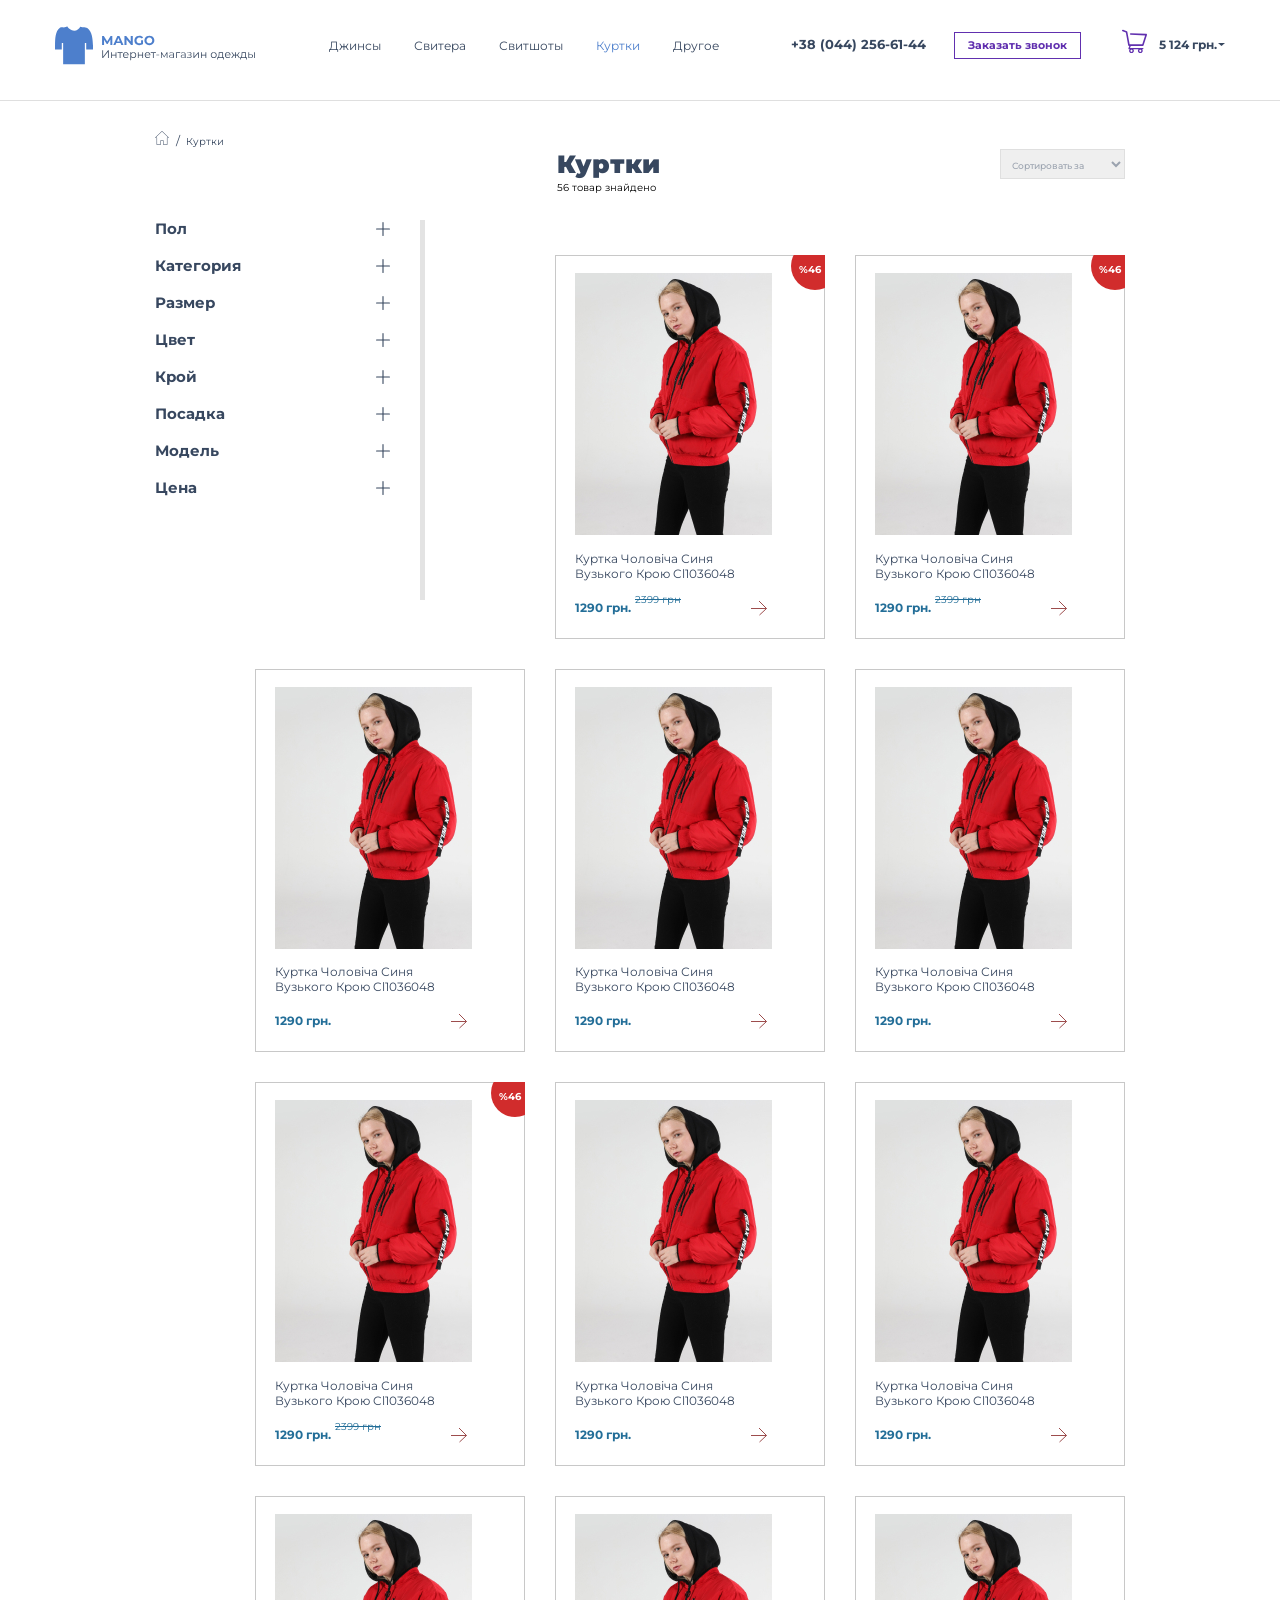
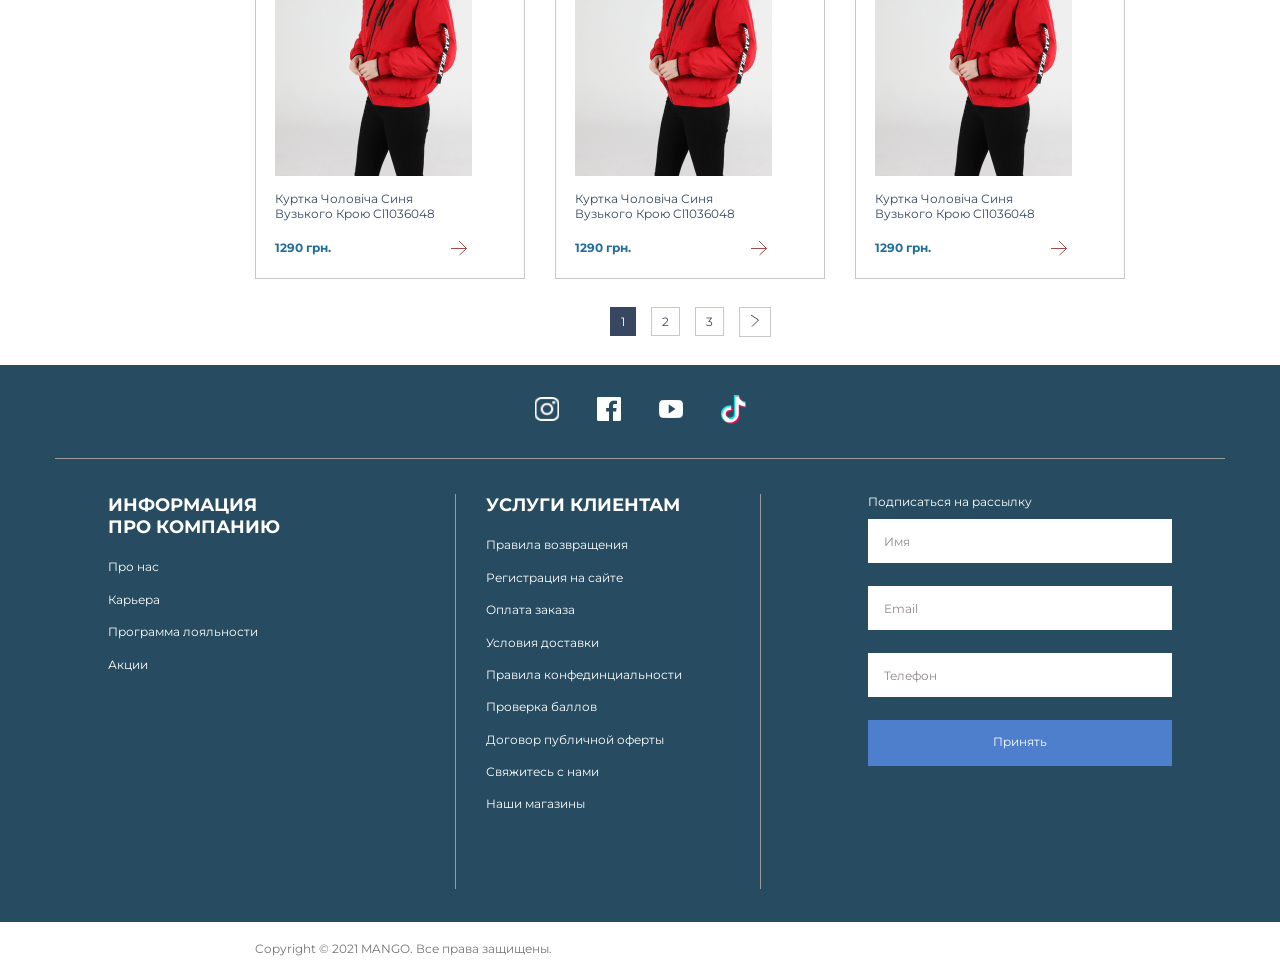
<file: jackets.html>
<!DOCTYPE html>
<html lang="en">

<head>
	<meta charset="UTF-8">
	<meta name="viewport" content="width=device-width, initial-scale=1.0">
	<title>Mango</title>
	<link rel="preconnect" href="https://fonts.gstatic.com">
	<link href="https://fonts.googleapis.com/css2?family=Montserrat:wght@400;600;700;900&display=swap" rel="stylesheet">
	<link rel="stylesheet" href="css/style.min.css">
</head>

<body>

	<div class="wrapper">
		<div class="content">
			<header class="header">
				<div class="header__top">
					<div class="container">
						<div class="header__top-inner">
							<a class="header__logo" href="index.html">
								<img src="images/logo.svg" alt="">
							</a>
							<button class="menu-btn">
								<span class="menu-btn__row"></span>
								<div class="menu-btn--closes">
									<img src="images/close.svg" alt="">
								</div>
							</button>
							<nav class="menu">
								<ul class="menu__list">
									<li class="menu__list-item">
										<a class="menu__list-link" href="jeans.html">Джинсы</a>
									</li>
									<li class="menu__list-item">
										<a class="menu__list-link" href="sweaters.html">Свитера</a>
									</li>
									<li class="menu__list-item">
										<a class="menu__list-link" href="sweatshirts.html">Свитшоты</a>
									</li>
									<li class="menu__list-item">
										<a class="menu__list-link menu__list-link--active" href="#">Куртки</a>
									</li>
									<li class="menu__list-item menu__list-item--other">
										<a class="menu__list-link" href="#">Другое</a>
										<div class="menu-other">
											<div class="other-box__wrapper">
												<div class="menu-other__box">
													<h4 class="other-title">
														ОДЕЖДА
													</h4>
													<div class="other-list__wrapper">
														<ul class="other-list">
															<li class="other-list__item">
																<a class="other-list__link" href="sweatshirts.html">Куртки-Pu</a>
															</li>
															<li class="other-list__item">
																<a class="other-list__link" href="sweatshirts.html">Пальто</a>
															</li>
															<li class="other-list__item">
																<a class="other-list__link" href="sweatshirts.html">Рубашки</a>
															</li>
															<li class="other-list__item">
																<a class="other-list__link" href="sweatshirts.html">Жакеты</a>
															</li>
															<li class="other-list__item">
																<a class="other-list__link" href="sweatshirts.html">Жилеты</a>
															</li>
															<li class="other-list__item">
																<a class="other-list__link" href="sweatshirts.html">Кардиганы</a>
															</li>
														</ul>
														<ul class="other-list">
															<li class="other-list__item">
																<a class="other-list__link" href="sweatshirts.html">Толстовки</a>
															</li>
															<li class="other-list__item">
																<a class="other-list__link" href="sweatshirts.html">Футболки</a>
															</li>
															<li class="other-list__item">
																<a class="other-list__link" href="sweatshirts.html">Майки</a>
															</li>
															<li class="other-list__item">
																<a class="other-list__link" href="sweatshirts.html">Брюки</a>
															</li>
															<li class="other-list__item">
																<a class="other-list__link" href="sweatshirts.html">Шорты</a>
															</li>
														</ul>
													</div>
												</div>
												<div class="menu-other__box">
													<h4 class="other-title">
														АКСЕСУАРЫ
													</h4>
													<div class="other-list__wrapper">
														<ul class="other-list">
															<li class="other-list__item"><a class="other-list__link" href="sweatshirts.html">Носки</a>
															</li>
															<li class="other-list__item"><a class="other-list__link" href="sweatshirts.html">Ремни</a>
															</li>
															<li class="other-list__item"><a class="other-list__link" href="sweatshirts.html">Сумки</a>
															</li>
															<li class="other-list__item"><a class="other-list__link" href="sweatshirts.html">Шарфы</a>
															</li>
														</ul>
														<ul class="other-list">
															<li class="other-list__item"><a class="other-list__link"
																	href="sweatshirts.html">Рукавицы</a></li>
															<li class="other-list__item"><a class="other-list__link"
																	href="sweatshirts.html">Шлепки</a></li>
															<li class="other-list__item"><a class="other-list__link"
																	href="sweatshirts.html">Сланцы</a></li>
														</ul>
													</div>
												</div>
											</div>
											<div class="other-img">
												<img src="images/other-img.jpg" alt="">
											</div>
										</div>
									</li>
								</ul>
							</nav>
							<div class="header__top-info">
								<a class="header__top-phone" href="tel:+380442566144">+38 (044) 256-61-44</a>
								<button class="header__top-btn" type="submit">Заказать звонок</button>
								<a class="header__top-cash" href="#">5 124 грн.</a>
							</div>
						</div>
					</div>
				</div>
			</header>

			<div class="breadcrumbs">
				<div class="container-mini">
					<ul class="breadcrumbs-list">
						<li><a href="index.html"><img src="images/home.svg" alt=""></a></li>
						<li><span>Куртки</span></li>
					</ul>
				</div>
			</div>

			<section class="product-page">
				<div class="container-mini">
					<div class="product-page__top-line">
						<h2 class="product-page__inner-title title">Куртки<span>56 товар знайдено</span></h2>
						<select>
							<option>Сортировать за</option>
							<option>Сортировать за</option>
							<option>Сортировать за</option>
							<option>Сортировать за</option>
						</select>
					</div>
					<div class="product-page__inner">
						<aside class="product-page__aside">
							<ul class="aside-list">
								<li>
									Пол
									<button><img src="images/plus.svg" alt=""></button>
								</li>
								<li>
									Категория
									<button><img src="images/plus.svg" alt=""></button>
								</li>
								<li>
									Размер
									<button><img src="images/plus.svg" alt=""></button>
								</li>
								<li>
									Цвет
									<button><img src="images/plus.svg" alt=""></button>
								</li>
								<li>
									Крой
									<button><img src="images/plus.svg" alt=""></button>
								</li>
								<li>
									Посадка
									<button><img src="images/plus.svg" alt=""></button>
								</li>
								<li>
									Модель
									<button><img src="images/plus.svg" alt=""></button>
								</li>
								<li>
									Цена
									<button><img src="images/plus.svg" alt=""></button>
								</li>
							</ul>
						</aside>
						<div class="product-wrapper product--hot">
							<div class="product-procent__wrapper">
								<div class="product-procent">
									%46
								</div>
							</div>
							<div class="product">
								<a class="product__img" href="#">
									<img src="images/content/jackets.jpg" alt="">
								</a>
								<a class="product__name" href="#">
									Куртка Чоловіча Синя Вузького Крою Cl1036048
								</a>
								<div class="product__line-bottom">
									<div class="product__price-defualt">1290 грн.</div>
									<div class="product__price-hot">2399 грн</div>
									<a class="product__arrow" href="#">
										<img src="images/product-arrow.svg" alt="">
									</a>
								</div>
							</div>
						</div>
						<div class="product-wrapper product--hot">
							<div class="product-procent__wrapper">
								<div class="product-procent">
									%46
								</div>
							</div>
							<div class="product">
								<a class="product__img" href="#">
									<img src="images/content/jackets.jpg" alt="">
								</a>
								<a class="product__name" href="#">
									Куртка Чоловіча Синя Вузького Крою Cl1036048
								</a>
								<div class="product__line-bottom">
									<div class="product__price-defualt">1290 грн.</div>
									<div class="product__price-hot">2399 грн</div>
									<a class="product__arrow" href="#">
										<img src="images/product-arrow.svg" alt="">
									</a>
								</div>
							</div>
						</div>
						<div class="product-wrapper">
							<div class="product-procent__wrapper">
								<div class="product-procent">
									%46
								</div>
							</div>
							<div class="product">
								<a class="product__img" href="#">
									<img src="images/content/jackets.jpg" alt="">
								</a>
								<a class="product__name" href="#">
									Куртка Чоловіча Синя Вузького Крою Cl1036048
								</a>
								<div class="product__line-bottom">
									<div class="product__price-defualt">1290 грн.</div>
									<div class="product__price-hot">2399 грн</div>
									<a class="product__arrow" href="#">
										<img src="images/product-arrow.svg" alt="">
									</a>
								</div>
							</div>
						</div>
						<div class="product-wrapper">
							<div class="product-procent__wrapper">
								<div class="product-procent">
									%46
								</div>
							</div>
							<div class="product">
								<a class="product__img" href="#">
									<img src="images/content/jackets.jpg" alt="">
								</a>
								<a class="product__name" href="#">
									Куртка Чоловіча Синя Вузького Крою Cl1036048
								</a>
								<div class="product__line-bottom">
									<div class="product__price-defualt">1290 грн.</div>
									<div class="product__price-hot">2399 грн</div>
									<a class="product__arrow" href="#">
										<img src="images/product-arrow.svg" alt="">
									</a>
								</div>
							</div>
						</div>
						<div class="product-wrapper">
							<div class="product-procent__wrapper">
								<div class="product-procent">
									%46
								</div>
							</div>
							<div class="product">
								<a class="product__img" href="#">
									<img src="images/content/jackets.jpg" alt="">
								</a>
								<a class="product__name" href="#">
									Куртка Чоловіча Синя Вузького Крою Cl1036048
								</a>
								<div class="product__line-bottom">
									<div class="product__price-defualt">1290 грн.</div>
									<div class="product__price-hot">2399 грн</div>
									<a class="product__arrow" href="#">
										<img src="images/product-arrow.svg" alt="">
									</a>
								</div>
							</div>
						</div>
						<div class="product-wrapper product--hot">
							<div class="product-procent__wrapper">
								<div class="product-procent">
									%46
								</div>
							</div>
							<div class="product">
								<a class="product__img" href="#">
									<img src="images/content/jackets.jpg" alt="">
								</a>
								<a class="product__name" href="#">
									Куртка Чоловіча Синя Вузького Крою Cl1036048
								</a>
								<div class="product__line-bottom">
									<div class="product__price-defualt">1290 грн.</div>
									<div class="product__price-hot">2399 грн</div>
									<a class="product__arrow" href="#">
										<img src="images/product-arrow.svg" alt="">
									</a>
								</div>
							</div>
						</div>
						<div class="product-wrapper">
							<div class="product-procent__wrapper">
								<div class="product-procent">
									%46
								</div>
							</div>
							<div class="product">
								<a class="product__img" href="#">
									<img src="images/content/jackets.jpg" alt="">
								</a>
								<a class="product__name" href="#">
									Куртка Чоловіча Синя Вузького Крою Cl1036048
								</a>
								<div class="product__line-bottom">
									<div class="product__price-defualt">1290 грн.</div>
									<div class="product__price-hot">2399 грн</div>
									<a class="product__arrow" href="#">
										<img src="images/product-arrow.svg" alt="">
									</a>
								</div>
							</div>
						</div>
						<div class="product-wrapper ">
							<div class="product-procent__wrapper">
								<div class="product-procent">
									%46
								</div>
							</div>
							<div class="product">
								<a class="product__img" href="#">
									<img src="images/content/jackets.jpg" alt="">
								</a>
								<a class="product__name" href="#">
									Куртка Чоловіча Синя Вузького Крою Cl1036048
								</a>
								<div class="product__line-bottom">
									<div class="product__price-defualt">1290 грн.</div>
									<div class="product__price-hot">2399 грн</div>
									<a class="product__arrow" href="#">
										<img src="images/product-arrow.svg" alt="">
									</a>
								</div>
							</div>
						</div>
						<div class="product-wrapper">
							<div class="product-procent__wrapper">
								<div class="product-procent">
									%46
								</div>
							</div>
							<div class="product">
								<a class="product__img" href="#">
									<img src="images/content/jackets.jpg" alt="">
								</a>
								<a class="product__name" href="#">
									Куртка Чоловіча Синя Вузького Крою Cl1036048
								</a>
								<div class="product__line-bottom">
									<div class="product__price-defualt">1290 грн.</div>
									<div class="product__price-hot">2399 грн</div>
									<a class="product__arrow" href="#">
										<img src="images/product-arrow.svg" alt="">
									</a>
								</div>
							</div>
						</div>
						<div class="product-wrapper">
							<div class="product-procent__wrapper">
								<div class="product-procent">
									%46
								</div>
							</div>
							<div class="product">
								<a class="product__img" href="#">
									<img src="images/content/jackets.jpg" alt="">
								</a>
								<a class="product__name" href="#">
									Куртка Чоловіча Синя Вузького Крою Cl1036048
								</a>
								<div class="product__line-bottom">
									<div class="product__price-defualt">1290 грн.</div>
									<div class="product__price-hot">2399 грн</div>
									<a class="product__arrow" href="#">
										<img src="images/product-arrow.svg" alt="">
									</a>
								</div>
							</div>
						</div>
						<div class="product-wrapper">
							<div class="product-procent__wrapper">
								<div class="product-procent">
									%46
								</div>
							</div>
							<div class="product">
								<a class="product__img" href="#">
									<img src="images/content/jackets.jpg" alt="">
								</a>
								<a class="product__name" href="#">
									Куртка Чоловіча Синя Вузького Крою Cl1036048
								</a>
								<div class="product__line-bottom">
									<div class="product__price-defualt">1290 грн.</div>
									<div class="product__price-hot">2399 грн</div>
									<a class="product__arrow" href="#">
										<img src="images/product-arrow.svg" alt="">
									</a>
								</div>
							</div>
						</div>
					</div>
					<div class="pagination">
						<div class="container-mini">
							<ul class="pagination-list pagination-def">
								<li class="pagination-list__item">
									<a class="pagination-list__link pagination-list__link--active" href="#">1</a>
								</li>
								<li class="pagination-list__item">
									<a class="pagination-list__link" href="#">2</a>
								</li>
								<li class="pagination-list__item">
									<a class="pagination-list__link" href="#">3</a>
								</li>
								<li class="pagination-list__item">
									<a class="pagination-list__link" href="#">
										<svg width="10" height="13" viewBox="0 0 10 13" fill="none" xmlns="http://www.w3.org/2000/svg">
											<path d="M1 1L8.5 6L2 12.5" stroke="#37475F" />
										</svg>
									</a>
								</li>
							</ul>
						</div>
					</div>
				</div>
			</section>







		</div>




		<footer class="footer">
			<div class="footer__top">
				<div class="container">
					<ul class="footer__social">
						<li class="footer__social-item">
							<a class="footer__social-link" href="#">
								<img src="images/instagram.svg" alt="">
							</a>
						</li>
						<li class="footer__social-item">
							<a class="footer__social-link" href="#">
								<img src="images/facebook.svg" alt="">
							</a>
						</li>
						<li class="footer__social-item">
							<a class="footer__social-link" href="#">
								<img src="images/youtube.svg" alt="">
							</a>
						</li>
						<li class="footer__social-item">
							<a class="footer__social-link" href="#">
								<img src="images/tik-tok.svg" alt="">
							</a>
						</li>
					</ul>
				</div>
			</div>
			<div class="footer__content">
				<div class="container">
					<div class="footer__content-inner">
						<div class="footer__content-box">
							<h2 class="footer__content-title footer__content-title--company">
								ИНФОРМАЦИЯ ПРО КОМПАНИЮ
							</h2>
							<ul class="footer__content-list">
								<li class="footer__content-item">
									<a class="footer__content-link" href="#">
										Про нас
									</a>
								</li>
								<li class="footer__content-item">
									<a class="footer__content-link" href="#">
										Карьера
									</a>
								</li>
								<li class="footer__content-item">
									<a class="footer__content-link" href="#">
										Программа лояльности
									</a>
								</li>
								<li class="footer__content-item">
									<a class="footer__content-link" href="#">
										Акции
									</a>
								</li>
							</ul>
						</div>
						<div class="footer__content-box footer__content-box--services">
							<h2 class="footer__content-title">
								УСЛУГИ КЛИЕНТАМ
							</h2>
							<ul class="footer__content-list">
								<li class="footer__content-item">
									<a class="footer__content-link" href="#">
										Правила возвращения
									</a>
								</li>
								<li class="footer__content-item">
									<a class="footer__content-link" href="#">
										Регистрация на сайте
									</a>
								</li>
								<li class="footer__content-item">
									<a class="footer__content-link" href="#">
										Оплата заказа
									</a>
								</li>
								<li class="footer__content-item">
									<a class="footer__content-link" href="#">
										Условия доставки
									</a>
								</li>
								<li class="footer__content-item">
									<a class="footer__content-link" href="#">
										Правила конфединциальности
									</a>
								</li>
								<li class="footer__content-item">
									<a class="footer__content-link" href="#">
										Проверка баллов
									</a>
								</li>
								<li class="footer__content-item">
									<a class="footer__content-link" href="#">
										Договор публичной оферты
									</a>
								</li>
								<li class="footer__content-item">
									<a class="footer__content-link" href="#">
										Свяжитесь с нами
									</a>
								</li>
								<li class="footer__content-item">
									<a class="footer__content-link" href="#">
										Наши магазины
									</a>
								</li>
							</ul>
						</div>
						<form class="footer__content-form">
							<h4 class="footer__form-title">Подписаться на рассылку</h4>
							<input class="footer__form-input" type="text" placeholder="Имя">
							<input class="footer__form-input" type="text" placeholder="Email">
							<input class="footer__form-input" type="text" placeholder="Телефон">
							<button class="footer__form-btn" type="submit">Принять</button>
						</form>
					</div>
				</div>
			</div>
			<div class="footer__copy">
				<div class="container">
					<p class="footer__copy-text">
						Copyright © 2021 MANGO. Все права защищены.
					</p>
				</div>
			</div>
		</footer>
	</div>




	<script src="js/main.min.js"></script>
</body>

</html>
</file>
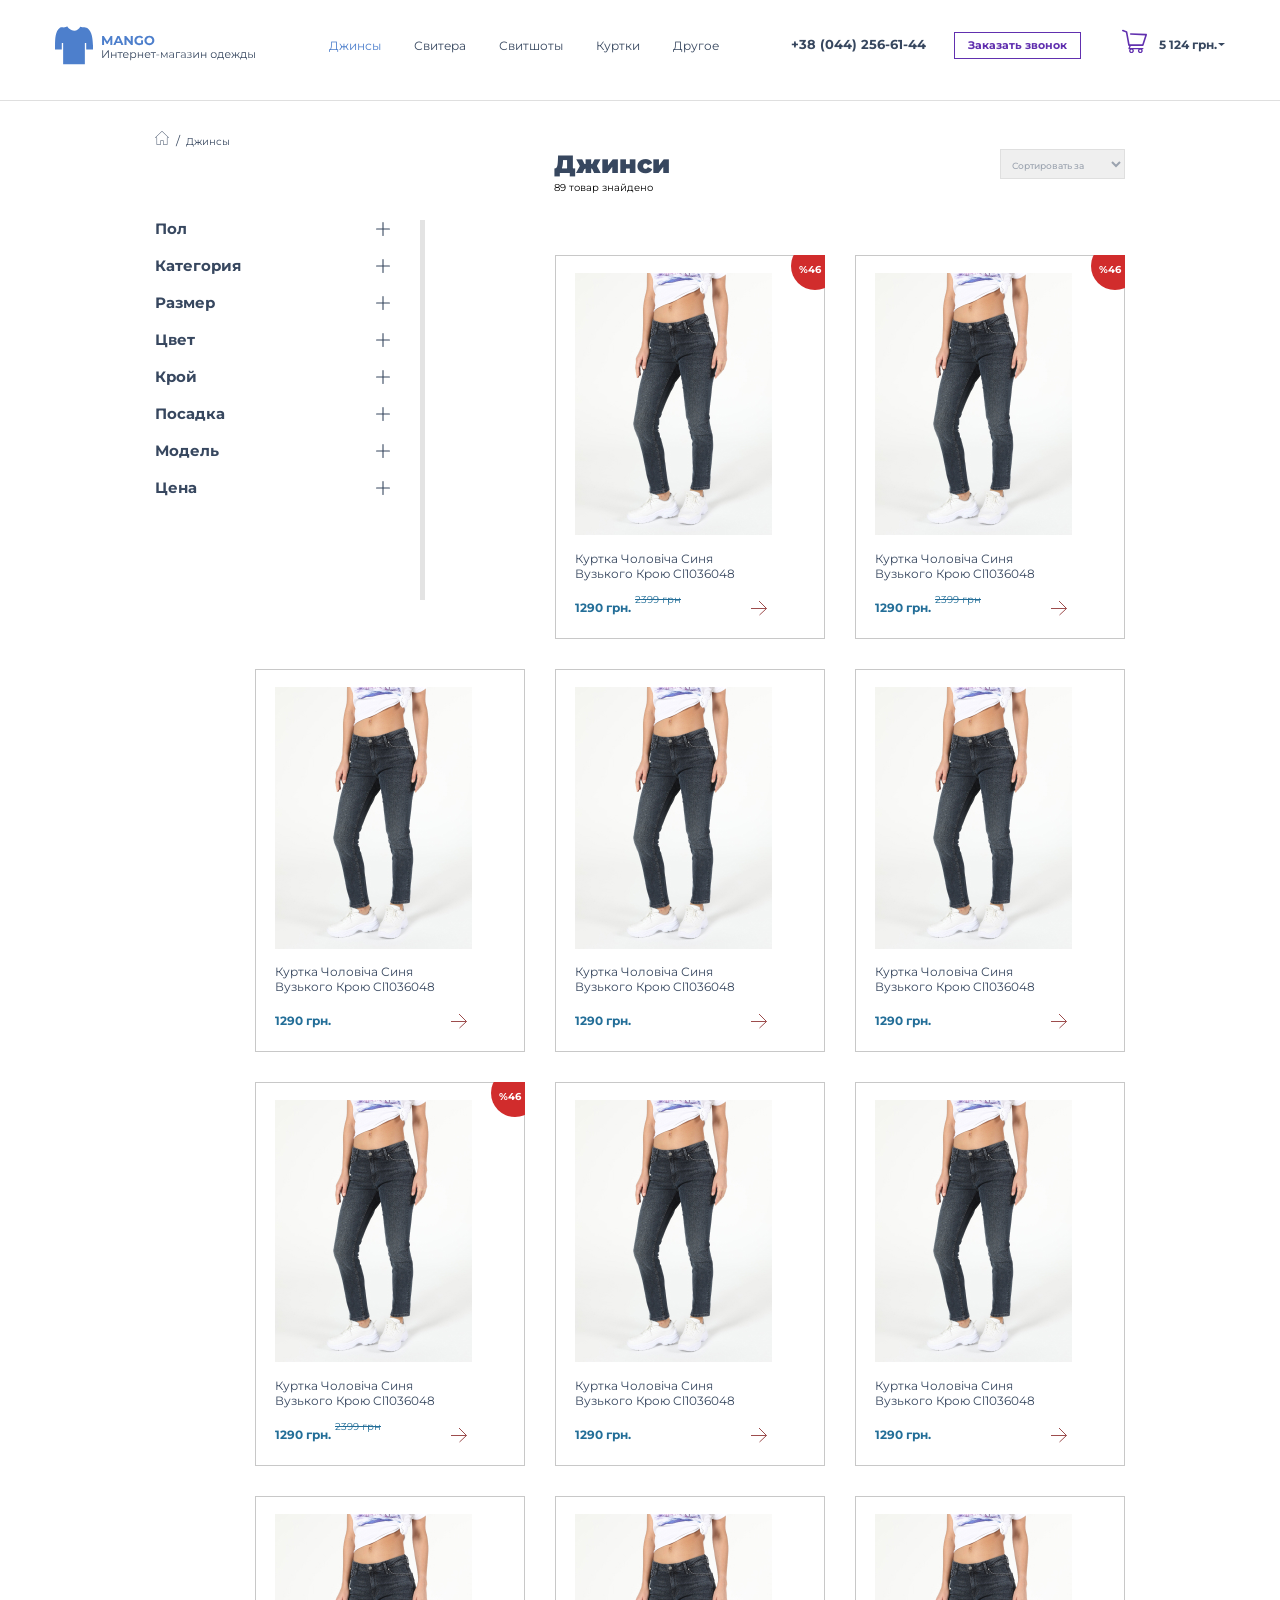
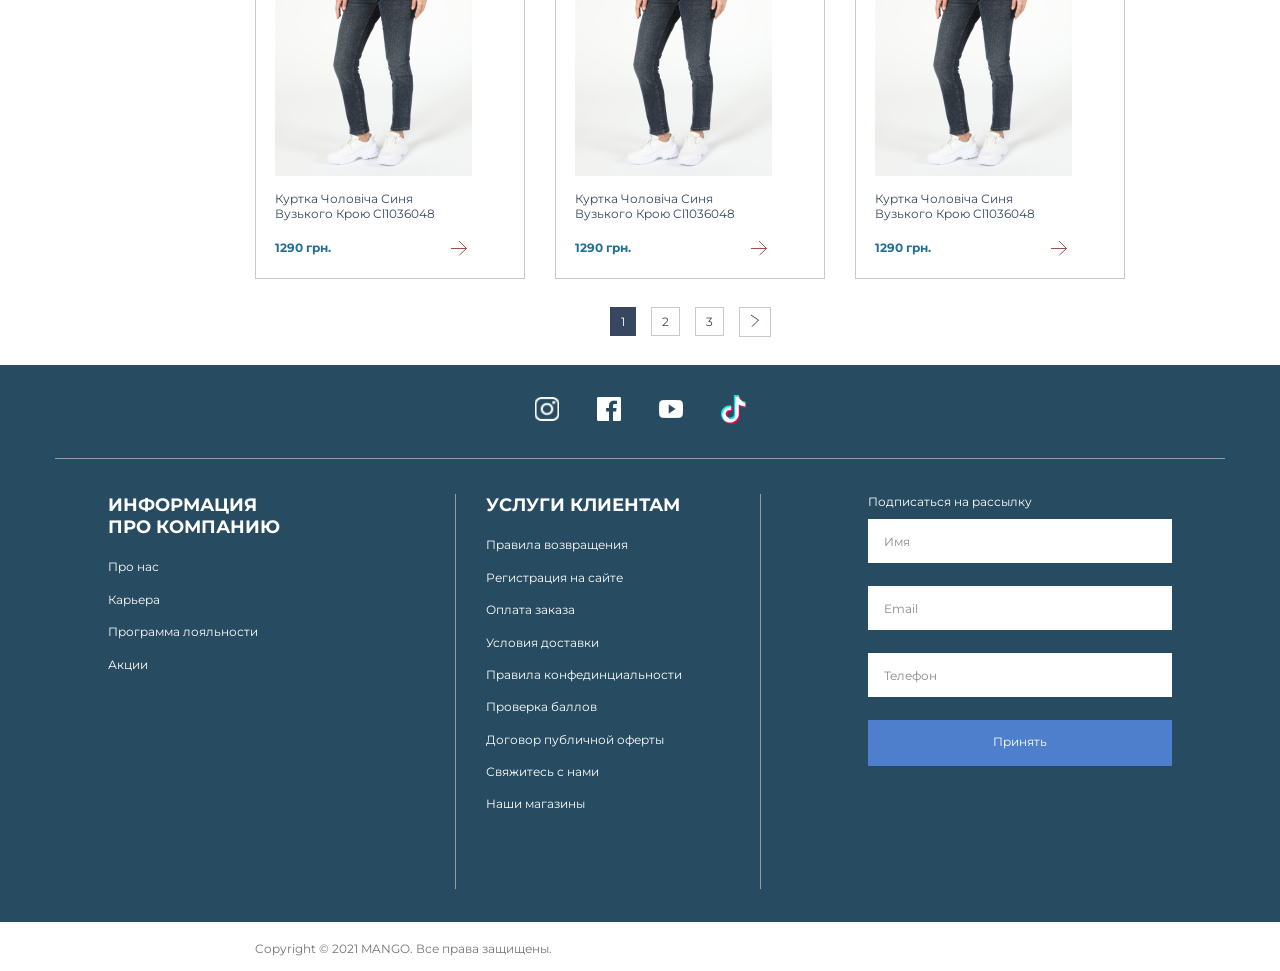
<file: jeans.html>
<!DOCTYPE html>
<html lang="en">

<head>
	<meta charset="UTF-8">
	<meta name="viewport" content="width=device-width, initial-scale=1.0">
	<title>Mango</title>
	<link rel="preconnect" href="https://fonts.gstatic.com">
	<link href="https://fonts.googleapis.com/css2?family=Montserrat:wght@400;600;700;900&display=swap" rel="stylesheet">
	<link rel="stylesheet" href="css/style.min.css">
</head>

<body>

	<div class="wrapper">
		<div class="content">
			<header class="header">
				<div class="header__top">
					<div class="container">
						<div class="header__top-inner">
							<a class="header__logo" href="index.html">
								<img src="images/logo.svg" alt="">
							</a>
							<button class="menu-btn">
								<span class="menu-btn__row"></span>
								<div class="menu-btn--closes">
									<img src="images/close.svg" alt="">
								</div>
							</button>
							<nav class="menu">
								<ul class="menu__list">
									<li class="menu__list-item">
										<a class="menu__list-link menu__list-link--active" href="#">Джинсы</a>
									</li>
									<li class="menu__list-item">
										<a class="menu__list-link" href="sweaters.html">Свитера</a>
									</li>
									<li class="menu__list-item">
										<a class="menu__list-link" href="sweatshirts.html">Свитшоты</a>
									</li>
									<li class="menu__list-item">
										<a class="menu__list-link" href="jackets.html">Куртки</a>
									</li>
									<li class="menu__list-item menu__list-item--other">
										<a class="menu__list-link" href="#">Другое</a>
										<div class="menu-other">
											<div class="other-box__wrapper">
												<div class="menu-other__box">
													<h4 class="other-title">
														ОДЕЖДА
													</h4>
													<div class="other-list__wrapper">
														<ul class="other-list">
															<li class="other-list__item">
																<a class="other-list__link" href="sweatshirts.html">Куртки-Pu</a>
															</li>
															<li class="other-list__item">
																<a class="other-list__link" href="sweatshirts.html">Пальто</a>
															</li>
															<li class="other-list__item">
																<a class="other-list__link" href="sweatshirts.html">Рубашки</a>
															</li>
															<li class="other-list__item">
																<a class="other-list__link" href="sweatshirts.html">Жакеты</a>
															</li>
															<li class="other-list__item">
																<a class="other-list__link" href="sweatshirts.html">Жилеты</a>
															</li>
															<li class="other-list__item">
																<a class="other-list__link" href="sweatshirts.html">Кардиганы</a>
															</li>
														</ul>
														<ul class="other-list">
															<li class="other-list__item">
																<a class="other-list__link" href="sweatshirts.html">Толстовки</a>
															</li>
															<li class="other-list__item">
																<a class="other-list__link" href="sweatshirts.html">Футболки</a>
															</li>
															<li class="other-list__item">
																<a class="other-list__link" href="sweatshirts.html">Майки</a>
															</li>
															<li class="other-list__item">
																<a class="other-list__link" href="sweatshirts.html">Брюки</a>
															</li>
															<li class="other-list__item">
																<a class="other-list__link" href="sweatshirts.html">Шорты</a>
															</li>
														</ul>
													</div>
												</div>
												<div class="menu-other__box">
													<h4 class="other-title">
														АКСЕСУАРЫ
													</h4>
													<div class="other-list__wrapper">
														<ul class="other-list">
															<li class="other-list__item"><a class="other-list__link" href="sweatshirts.html">Носки</a>
															</li>
															<li class="other-list__item"><a class="other-list__link" href="sweatshirts.html">Ремни</a>
															</li>
															<li class="other-list__item"><a class="other-list__link" href="sweatshirts.html">Сумки</a>
															</li>
															<li class="other-list__item"><a class="other-list__link" href="sweatshirts.html">Шарфы</a>
															</li>
														</ul>
														<ul class="other-list">
															<li class="other-list__item"><a class="other-list__link"
																	href="sweatshirts.html">Рукавицы</a></li>
															<li class="other-list__item"><a class="other-list__link"
																	href="sweatshirts.html">Шлепки</a></li>
															<li class="other-list__item"><a class="other-list__link"
																	href="sweatshirts.html">Сланцы</a></li>
														</ul>
													</div>
												</div>
											</div>
											<div class="other-img">
												<img src="images/other-img.jpg" alt="">
											</div>
										</div>
									</li>
								</ul>
							</nav>
							<div class="header__top-info">
								<a class="header__top-phone" href="tel:+380442566144">+38 (044) 256-61-44</a>
								<button class="header__top-btn" type="submit">Заказать звонок</button>
								<a class="header__top-cash" href="#">5 124 грн.</a>
							</div>
						</div>
					</div>
				</div>
			</header>

			<div class="breadcrumbs">
				<div class="container-mini">
					<ul class="breadcrumbs-list">
						<li><a href="index.html"><img src="images/home.svg" alt=""></a></li>
						<li><span>Джинсы</span></li>
					</ul>
				</div>
			</div>

			<section class="product-page">
				<div class="container-mini">
					<div class="product-page__top-line">
						<h2 class="product-page__inner-title title">Джинси <span>89 товар знайдено</span></h2>
						<select>
							<option>Сортировать за</option>
							<option>Сортировать за</option>
							<option>Сортировать за</option>
							<option>Сортировать за</option>
						</select>
					</div>
					<div class="product-page__inner">
						<aside class="product-page__aside">
							<ul class="aside-list">
								<li>
									Пол
									<button><img src="images/plus.svg" alt=""></button>
								</li>
								<li>
									Категория
									<button><img src="images/plus.svg" alt=""></button>
								</li>
								<li>
									Размер
									<button><img src="images/plus.svg" alt=""></button>
								</li>
								<li>
									Цвет
									<button><img src="images/plus.svg" alt=""></button>
								</li>
								<li>
									Крой
									<button><img src="images/plus.svg" alt=""></button>
								</li>
								<li>
									Посадка
									<button><img src="images/plus.svg" alt=""></button>
								</li>
								<li>
									Модель
									<button><img src="images/plus.svg" alt=""></button>
								</li>
								<li>
									Цена
									<button><img src="images/plus.svg" alt=""></button>
								</li>
							</ul>
						</aside>
						<div class="product-wrapper product--hot">
							<div class="product-procent__wrapper">
								<div class="product-procent">
									%46
								</div>
							</div>
							<div class="product">
								<a class="product__img" href="#">
									<img src="images/content/jeans.jpg" alt="">
								</a>
								<a class="product__name" href="#">
									Куртка Чоловіча Синя Вузького Крою Cl1036048
								</a>
								<div class="product__line-bottom">
									<div class="product__price-defualt">1290 грн.</div>
									<div class="product__price-hot">2399 грн</div>
									<a class="product__arrow" href="#">
										<img src="images/product-arrow.svg" alt="">
									</a>
								</div>
							</div>
						</div>
						<div class="product-wrapper product--hot">
							<div class="product-procent__wrapper">
								<div class="product-procent">
									%46
								</div>
							</div>
							<div class="product">
								<a class="product__img" href="#">
									<img src="images/content/jeans.jpg" alt="">
								</a>
								<a class="product__name" href="#">
									Куртка Чоловіча Синя Вузького Крою Cl1036048
								</a>
								<div class="product__line-bottom">
									<div class="product__price-defualt">1290 грн.</div>
									<div class="product__price-hot">2399 грн</div>
									<a class="product__arrow" href="#">
										<img src="images/product-arrow.svg" alt="">
									</a>
								</div>
							</div>
						</div>
						<div class="product-wrapper">
							<div class="product-procent__wrapper">
								<div class="product-procent">
									%46
								</div>
							</div>
							<div class="product">
								<a class="product__img" href="#">
									<img src="images/content/jeans.jpg" alt="">
								</a>
								<a class="product__name" href="#">
									Куртка Чоловіча Синя Вузького Крою Cl1036048
								</a>
								<div class="product__line-bottom">
									<div class="product__price-defualt">1290 грн.</div>
									<div class="product__price-hot">2399 грн</div>
									<a class="product__arrow" href="#">
										<img src="images/product-arrow.svg" alt="">
									</a>
								</div>
							</div>
						</div>
						<div class="product-wrapper">
							<div class="product-procent__wrapper">
								<div class="product-procent">
									%46
								</div>
							</div>
							<div class="product">
								<a class="product__img" href="#">
									<img src="images/content/jeans.jpg" alt="">
								</a>
								<a class="product__name" href="#">
									Куртка Чоловіча Синя Вузького Крою Cl1036048
								</a>
								<div class="product__line-bottom">
									<div class="product__price-defualt">1290 грн.</div>
									<div class="product__price-hot">2399 грн</div>
									<a class="product__arrow" href="#">
										<img src="images/product-arrow.svg" alt="">
									</a>
								</div>
							</div>
						</div>
						<div class="product-wrapper">
							<div class="product-procent__wrapper">
								<div class="product-procent">
									%46
								</div>
							</div>
							<div class="product">
								<a class="product__img" href="#">
									<img src="images/content/jeans.jpg" alt="">
								</a>
								<a class="product__name" href="#">
									Куртка Чоловіча Синя Вузького Крою Cl1036048
								</a>
								<div class="product__line-bottom">
									<div class="product__price-defualt">1290 грн.</div>
									<div class="product__price-hot">2399 грн</div>
									<a class="product__arrow" href="#">
										<img src="images/product-arrow.svg" alt="">
									</a>
								</div>
							</div>
						</div>
						<div class="product-wrapper product--hot">
							<div class="product-procent__wrapper">
								<div class="product-procent">
									%46
								</div>
							</div>
							<div class="product">
								<a class="product__img" href="#">
									<img src="images/content/jeans.jpg" alt="">
								</a>
								<a class="product__name" href="#">
									Куртка Чоловіча Синя Вузького Крою Cl1036048
								</a>
								<div class="product__line-bottom">
									<div class="product__price-defualt">1290 грн.</div>
									<div class="product__price-hot">2399 грн</div>
									<a class="product__arrow" href="#">
										<img src="images/product-arrow.svg" alt="">
									</a>
								</div>
							</div>
						</div>
						<div class="product-wrapper">
							<div class="product-procent__wrapper">
								<div class="product-procent">
									%46
								</div>
							</div>
							<div class="product">
								<a class="product__img" href="#">
									<img src="images/content/jeans.jpg" alt="">
								</a>
								<a class="product__name" href="#">
									Куртка Чоловіча Синя Вузького Крою Cl1036048
								</a>
								<div class="product__line-bottom">
									<div class="product__price-defualt">1290 грн.</div>
									<div class="product__price-hot">2399 грн</div>
									<a class="product__arrow" href="#">
										<img src="images/product-arrow.svg" alt="">
									</a>
								</div>
							</div>
						</div>
						<div class="product-wrapper ">
							<div class="product-procent__wrapper">
								<div class="product-procent">
									%46
								</div>
							</div>
							<div class="product">
								<a class="product__img" href="#">
									<img src="images/content/jeans.jpg" alt="">
								</a>
								<a class="product__name" href="#">
									Куртка Чоловіча Синя Вузького Крою Cl1036048
								</a>
								<div class="product__line-bottom">
									<div class="product__price-defualt">1290 грн.</div>
									<div class="product__price-hot">2399 грн</div>
									<a class="product__arrow" href="#">
										<img src="images/product-arrow.svg" alt="">
									</a>
								</div>
							</div>
						</div>
						<div class="product-wrapper">
							<div class="product-procent__wrapper">
								<div class="product-procent">
									%46
								</div>
							</div>
							<div class="product">
								<a class="product__img" href="#">
									<img src="images/content/jeans.jpg" alt="">
								</a>
								<a class="product__name" href="#">
									Куртка Чоловіча Синя Вузького Крою Cl1036048
								</a>
								<div class="product__line-bottom">
									<div class="product__price-defualt">1290 грн.</div>
									<div class="product__price-hot">2399 грн</div>
									<a class="product__arrow" href="#">
										<img src="images/product-arrow.svg" alt="">
									</a>
								</div>
							</div>
						</div>
						<div class="product-wrapper">
							<div class="product-procent__wrapper">
								<div class="product-procent">
									%46
								</div>
							</div>
							<div class="product">
								<a class="product__img" href="#">
									<img src="images/content/jeans.jpg" alt="">
								</a>
								<a class="product__name" href="#">
									Куртка Чоловіча Синя Вузького Крою Cl1036048
								</a>
								<div class="product__line-bottom">
									<div class="product__price-defualt">1290 грн.</div>
									<div class="product__price-hot">2399 грн</div>
									<a class="product__arrow" href="#">
										<img src="images/product-arrow.svg" alt="">
									</a>
								</div>
							</div>
						</div>
						<div class="product-wrapper">
							<div class="product-procent__wrapper">
								<div class="product-procent">
									%46
								</div>
							</div>
							<div class="product">
								<a class="product__img" href="#">
									<img src="images/content/jeans.jpg" alt="">
								</a>
								<a class="product__name" href="#">
									Куртка Чоловіча Синя Вузького Крою Cl1036048
								</a>
								<div class="product__line-bottom">
									<div class="product__price-defualt">1290 грн.</div>
									<div class="product__price-hot">2399 грн</div>
									<a class="product__arrow" href="#">
										<img src="images/product-arrow.svg" alt="">
									</a>
								</div>
							</div>
						</div>
					</div>
					<div class="pagination">
						<div class="container-mini">
							<ul class="pagination-list pagination-def">
								<li class="pagination-list__item">
									<a class="pagination-list__link pagination-list__link--active" href="#">1</a>
								</li>
								<li class="pagination-list__item">
									<a class="pagination-list__link" href="#">2</a>
								</li>
								<li class="pagination-list__item">
									<a class="pagination-list__link" href="#">3</a>
								</li>
								<li class="pagination-list__item">
									<a class="pagination-list__link" href="#">
										<svg width="10" height="13" viewBox="0 0 10 13" fill="none" xmlns="http://www.w3.org/2000/svg">
											<path d="M1 1L8.5 6L2 12.5" stroke="#37475F" />
										</svg>
									</a>
								</li>
							</ul>
						</div>
					</div>
				</div>
			</section>







		</div>




		<footer class="footer">
			<div class="footer__top">
				<div class="container">
					<ul class="footer__social">
						<li class="footer__social-item">
							<a class="footer__social-link" href="#">
								<img src="images/instagram.svg" alt="">
							</a>
						</li>
						<li class="footer__social-item">
							<a class="footer__social-link" href="#">
								<img src="images/facebook.svg" alt="">
							</a>
						</li>
						<li class="footer__social-item">
							<a class="footer__social-link" href="#">
								<img src="images/youtube.svg" alt="">
							</a>
						</li>
						<li class="footer__social-item">
							<a class="footer__social-link" href="#">
								<img src="images/tik-tok.svg" alt="">
							</a>
						</li>
					</ul>
				</div>
			</div>
			<div class="footer__content">
				<div class="container">
					<div class="footer__content-inner">
						<div class="footer__content-box">
							<h2 class="footer__content-title footer__content-title--company">
								ИНФОРМАЦИЯ ПРО КОМПАНИЮ
							</h2>
							<ul class="footer__content-list">
								<li class="footer__content-item">
									<a class="footer__content-link" href="#">
										Про нас
									</a>
								</li>
								<li class="footer__content-item">
									<a class="footer__content-link" href="#">
										Карьера
									</a>
								</li>
								<li class="footer__content-item">
									<a class="footer__content-link" href="#">
										Программа лояльности
									</a>
								</li>
								<li class="footer__content-item">
									<a class="footer__content-link" href="#">
										Акции
									</a>
								</li>
							</ul>
						</div>
						<div class="footer__content-box footer__content-box--services">
							<h2 class="footer__content-title">
								УСЛУГИ КЛИЕНТАМ
							</h2>
							<ul class="footer__content-list">
								<li class="footer__content-item">
									<a class="footer__content-link" href="#">
										Правила возвращения
									</a>
								</li>
								<li class="footer__content-item">
									<a class="footer__content-link" href="#">
										Регистрация на сайте
									</a>
								</li>
								<li class="footer__content-item">
									<a class="footer__content-link" href="#">
										Оплата заказа
									</a>
								</li>
								<li class="footer__content-item">
									<a class="footer__content-link" href="#">
										Условия доставки
									</a>
								</li>
								<li class="footer__content-item">
									<a class="footer__content-link" href="#">
										Правила конфединциальности
									</a>
								</li>
								<li class="footer__content-item">
									<a class="footer__content-link" href="#">
										Проверка баллов
									</a>
								</li>
								<li class="footer__content-item">
									<a class="footer__content-link" href="#">
										Договор публичной оферты
									</a>
								</li>
								<li class="footer__content-item">
									<a class="footer__content-link" href="#">
										Свяжитесь с нами
									</a>
								</li>
								<li class="footer__content-item">
									<a class="footer__content-link" href="#">
										Наши магазины
									</a>
								</li>
							</ul>
						</div>
						<form class="footer__content-form">
							<h4 class="footer__form-title">Подписаться на рассылку</h4>
							<input class="footer__form-input" type="text" placeholder="Имя">
							<input class="footer__form-input" type="text" placeholder="Email">
							<input class="footer__form-input" type="text" placeholder="Телефон">
							<button class="footer__form-btn" type="submit">Принять</button>
						</form>
					</div>
				</div>
			</div>
			<div class="footer__copy">
				<div class="container">
					<p class="footer__copy-text">
						Copyright © 2021 MANGO. Все права защищены.
					</p>
				</div>
			</div>
		</footer>
	</div>




	<script src="js/main.min.js"></script>
</body>

</html>
</file>
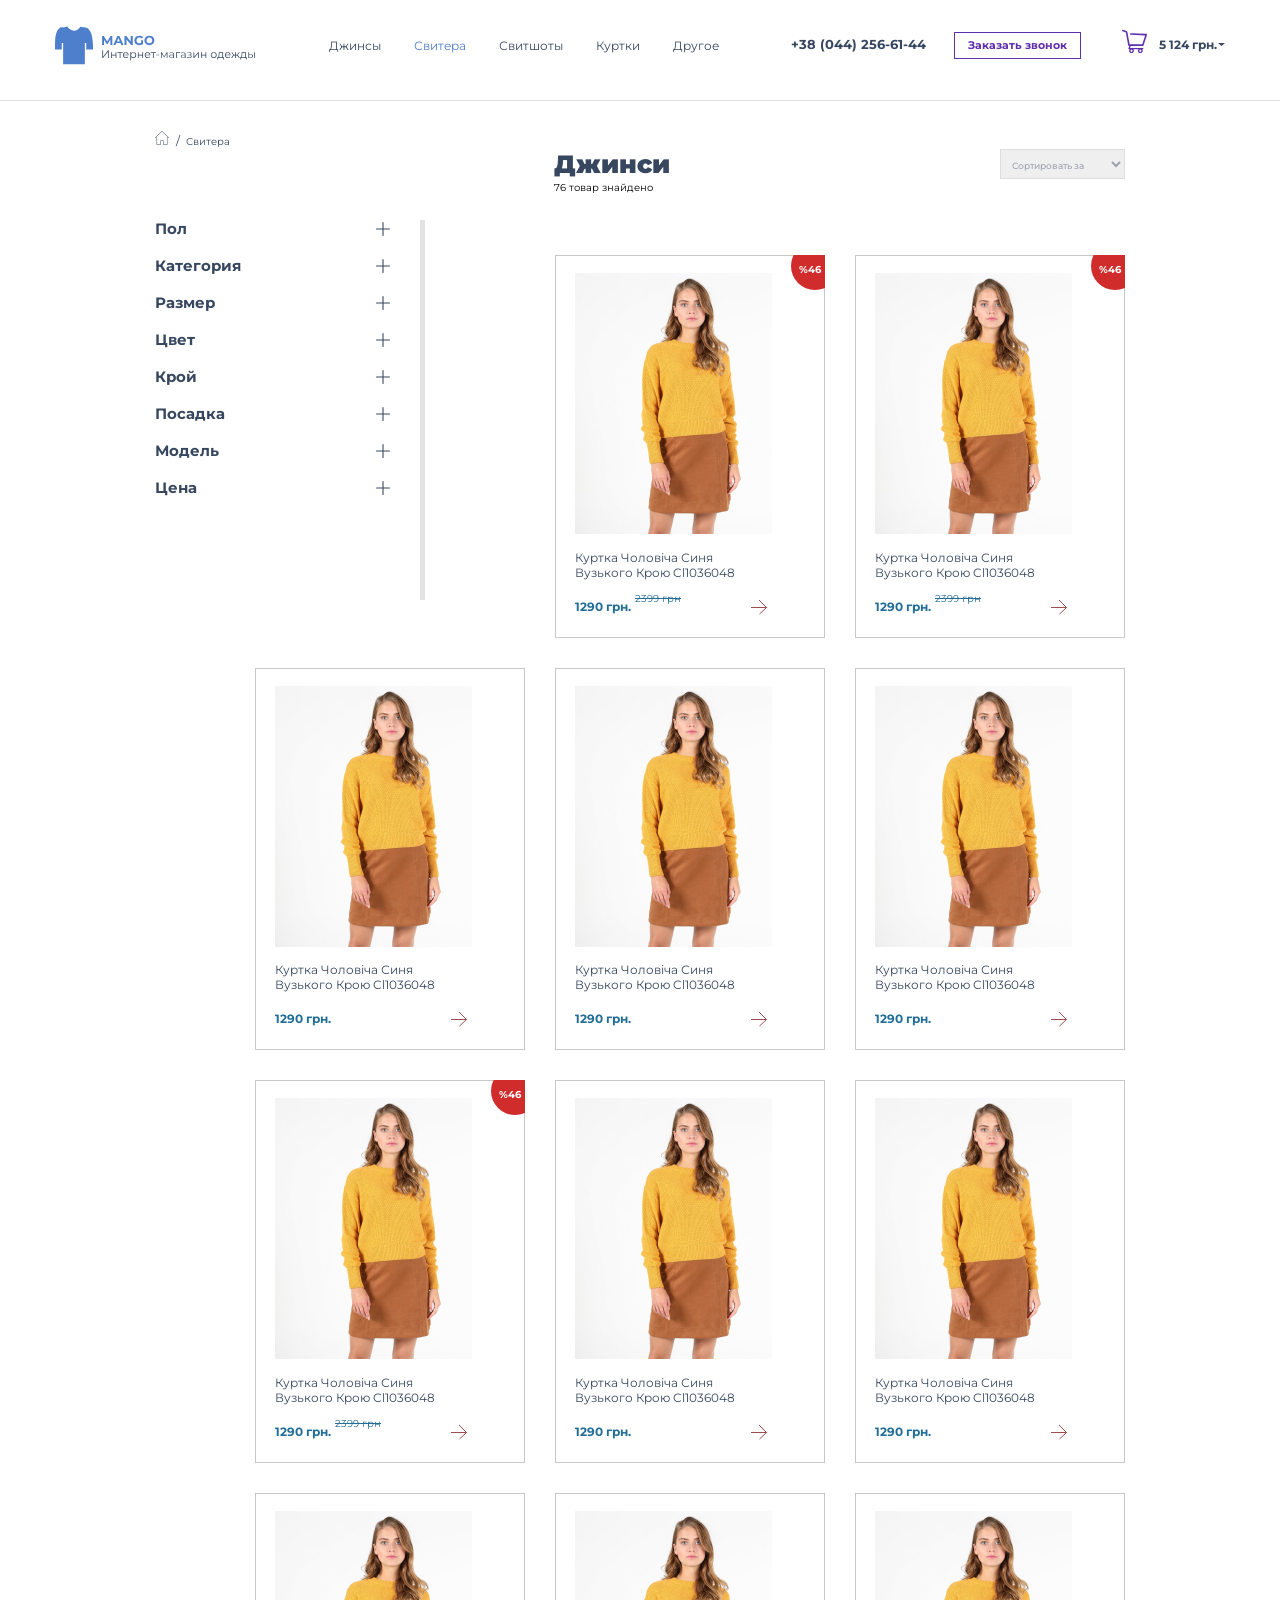
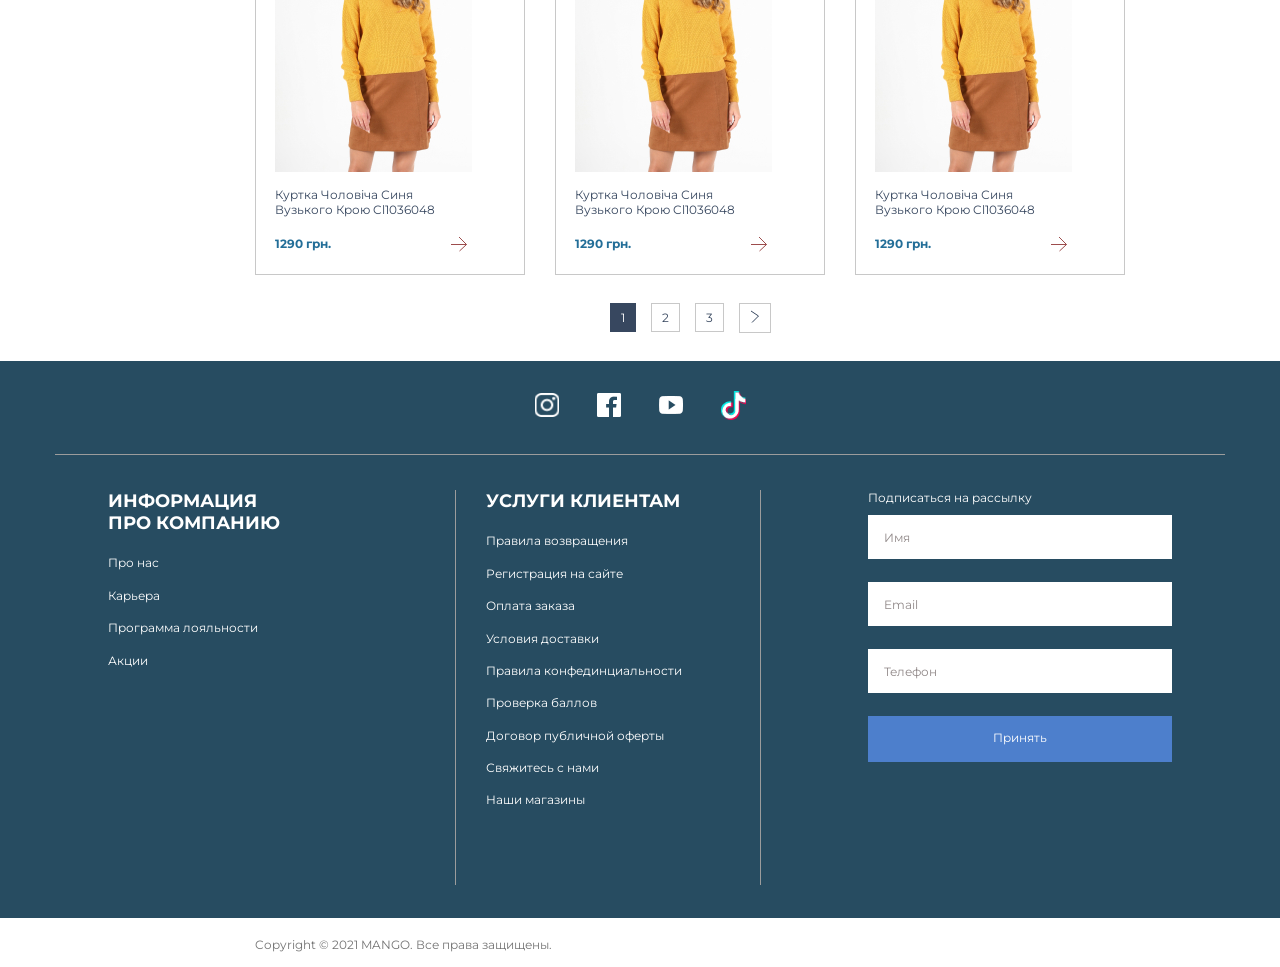
<file: sweaters.html>
<!DOCTYPE html>
<html lang="en">

<head>
	<meta charset="UTF-8">
	<meta name="viewport" content="width=device-width, initial-scale=1.0">
	<title>Mango</title>
	<link rel="preconnect" href="https://fonts.gstatic.com">
	<link href="https://fonts.googleapis.com/css2?family=Montserrat:wght@400;600;700;900&display=swap" rel="stylesheet">
	<link rel="stylesheet" href="css/style.min.css">
</head>

<body>

	<div class="wrapper">
		<div class="content">
			<header class="header">
				<div class="header__top">
					<div class="container">
						<div class="header__top-inner">
							<a class="header__logo" href="index.html">
								<img src="images/logo.svg" alt="">
							</a>
							<button class="menu-btn">
								<span class="menu-btn__row"></span>
								<div class="menu-btn--closes">
									<img src="images/close.svg" alt="">
								</div>
							</button>
							<nav class="menu">
								<ul class="menu__list">
									<li class="menu__list-item">
										<a class="menu__list-link" href="jeans.html">Джинсы</a>
									</li>
									<li class="menu__list-item">
										<a class="menu__list-link menu__list-link--active" href="#">Свитера</a>
									</li>
									<li class="menu__list-item">
										<a class="menu__list-link" href="sweatshirts.html">Свитшоты</a>
									</li>
									<li class="menu__list-item">
										<a class="menu__list-link" href="jackets.html">Куртки</a>
									</li>
									<li class="menu__list-item menu__list-item--other">
										<a class="menu__list-link" href="#">Другое</a>
										<div class="menu-other">
											<div class="other-box__wrapper">
												<div class="menu-other__box">
													<h4 class="other-title">
														ОДЕЖДА
													</h4>
													<div class="other-list__wrapper">
														<ul class="other-list">
															<li class="other-list__item">
																<a class="other-list__link" href="sweatshirts.html">Куртки-Pu</a>
															</li>
															<li class="other-list__item">
																<a class="other-list__link" href="sweatshirts.html">Пальто</a>
															</li>
															<li class="other-list__item">
																<a class="other-list__link" href="sweatshirts.html">Рубашки</a>
															</li>
															<li class="other-list__item">
																<a class="other-list__link" href="sweatshirts.html">Жакеты</a>
															</li>
															<li class="other-list__item">
																<a class="other-list__link" href="sweatshirts.html">Жилеты</a>
															</li>
															<li class="other-list__item">
																<a class="other-list__link" href="sweatshirts.html">Кардиганы</a>
															</li>
														</ul>
														<ul class="other-list">
															<li class="other-list__item">
																<a class="other-list__link" href="sweatshirts.html">Толстовки</a>
															</li>
															<li class="other-list__item">
																<a class="other-list__link" href="sweatshirts.html">Футболки</a>
															</li>
															<li class="other-list__item">
																<a class="other-list__link" href="sweatshirts.html">Майки</a>
															</li>
															<li class="other-list__item">
																<a class="other-list__link" href="sweatshirts.html">Брюки</a>
															</li>
															<li class="other-list__item">
																<a class="other-list__link" href="sweatshirts.html">Шорты</a>
															</li>
														</ul>
													</div>
												</div>
												<div class="menu-other__box">
													<h4 class="other-title">
														АКСЕСУАРЫ
													</h4>
													<div class="other-list__wrapper">
														<ul class="other-list">
															<li class="other-list__item"><a class="other-list__link" href="sweatshirts.html">Носки</a>
															</li>
															<li class="other-list__item"><a class="other-list__link" href="sweatshirts.html">Ремни</a>
															</li>
															<li class="other-list__item"><a class="other-list__link" href="sweatshirts.html">Сумки</a>
															</li>
															<li class="other-list__item"><a class="other-list__link" href="sweatshirts.html">Шарфы</a>
															</li>
														</ul>
														<ul class="other-list">
															<li class="other-list__item"><a class="other-list__link"
																	href="sweatshirts.html">Рукавицы</a></li>
															<li class="other-list__item"><a class="other-list__link"
																	href="sweatshirts.html">Шлепки</a></li>
															<li class="other-list__item"><a class="other-list__link"
																	href="sweatshirts.html">Сланцы</a></li>
														</ul>
													</div>
												</div>
											</div>
											<div class="other-img">
												<img src="images/other-img.jpg" alt="">
											</div>
										</div>
									</li>
								</ul>
							</nav>
							<div class="header__top-info">
								<a class="header__top-phone" href="tel:+380442566144">+38 (044) 256-61-44</a>
								<button class="header__top-btn" type="submit">Заказать звонок</button>
								<a class="header__top-cash" href="#">5 124 грн.</a>
							</div>
						</div>
					</div>
				</div>
			</header>

			<div class="breadcrumbs">
				<div class="container-mini">
					<ul class="breadcrumbs-list">
						<li><a href="index.html"><img src="images/home.svg" alt=""></a></li>
						<li><span>Свитера</span></li>
					</ul>
				</div>
			</div>

			<section class="product-page">
				<div class="container-mini">
					<div class="product-page__top-line">
						<h2 class="product-page__inner-title title">Джинси <span>76 товар знайдено</span></h2>
						<select>
							<option>Сортировать за</option>
							<option>Сортировать за</option>
							<option>Сортировать за</option>
							<option>Сортировать за</option>
						</select>
					</div>
					<div class="product-page__inner">
						<aside class="product-page__aside">
							<ul class="aside-list">
								<li>
									Пол
									<button><img src="images/plus.svg" alt=""></button>
								</li>
								<li>
									Категория
									<button><img src="images/plus.svg" alt=""></button>
								</li>
								<li>
									Размер
									<button><img src="images/plus.svg" alt=""></button>
								</li>
								<li>
									Цвет
									<button><img src="images/plus.svg" alt=""></button>
								</li>
								<li>
									Крой
									<button><img src="images/plus.svg" alt=""></button>
								</li>
								<li>
									Посадка
									<button><img src="images/plus.svg" alt=""></button>
								</li>
								<li>
									Модель
									<button><img src="images/plus.svg" alt=""></button>
								</li>
								<li>
									Цена
									<button><img src="images/plus.svg" alt=""></button>
								</li>
							</ul>
						</aside>
						<div class="product-wrapper product--hot">
							<div class="product-procent__wrapper">
								<div class="product-procent">
									%46
								</div>
							</div>
							<div class="product">
								<a class="product__img" href="#">
									<img src="images/content/sweather.jpg" alt="">
								</a>
								<a class="product__name" href="#">
									Куртка Чоловіча Синя Вузького Крою Cl1036048
								</a>
								<div class="product__line-bottom">
									<div class="product__price-defualt">1290 грн.</div>
									<div class="product__price-hot">2399 грн</div>
									<a class="product__arrow" href="#">
										<img src="images/product-arrow.svg" alt="">
									</a>
								</div>
							</div>
						</div>
						<div class="product-wrapper product--hot">
							<div class="product-procent__wrapper">
								<div class="product-procent">
									%46
								</div>
							</div>
							<div class="product">
								<a class="product__img" href="#">
									<img src="images/content/sweather.jpg" alt="">
								</a>
								<a class="product__name" href="#">
									Куртка Чоловіча Синя Вузького Крою Cl1036048
								</a>
								<div class="product__line-bottom">
									<div class="product__price-defualt">1290 грн.</div>
									<div class="product__price-hot">2399 грн</div>
									<a class="product__arrow" href="#">
										<img src="images/product-arrow.svg" alt="">
									</a>
								</div>
							</div>
						</div>
						<div class="product-wrapper">
							<div class="product-procent__wrapper">
								<div class="product-procent">
									%46
								</div>
							</div>
							<div class="product">
								<a class="product__img" href="#">
									<img src="images/content/sweather.jpg" alt="">
								</a>
								<a class="product__name" href="#">
									Куртка Чоловіча Синя Вузького Крою Cl1036048
								</a>
								<div class="product__line-bottom">
									<div class="product__price-defualt">1290 грн.</div>
									<div class="product__price-hot">2399 грн</div>
									<a class="product__arrow" href="#">
										<img src="images/product-arrow.svg" alt="">
									</a>
								</div>
							</div>
						</div>
						<div class="product-wrapper">
							<div class="product-procent__wrapper">
								<div class="product-procent">
									%46
								</div>
							</div>
							<div class="product">
								<a class="product__img" href="#">
									<img src="images/content/sweather.jpg" alt="">
								</a>
								<a class="product__name" href="#">
									Куртка Чоловіча Синя Вузького Крою Cl1036048
								</a>
								<div class="product__line-bottom">
									<div class="product__price-defualt">1290 грн.</div>
									<div class="product__price-hot">2399 грн</div>
									<a class="product__arrow" href="#">
										<img src="images/product-arrow.svg" alt="">
									</a>
								</div>
							</div>
						</div>
						<div class="product-wrapper">
							<div class="product-procent__wrapper">
								<div class="product-procent">
									%46
								</div>
							</div>
							<div class="product">
								<a class="product__img" href="#">
									<img src="images/content/sweather.jpg" alt="">
								</a>
								<a class="product__name" href="#">
									Куртка Чоловіча Синя Вузького Крою Cl1036048
								</a>
								<div class="product__line-bottom">
									<div class="product__price-defualt">1290 грн.</div>
									<div class="product__price-hot">2399 грн</div>
									<a class="product__arrow" href="#">
										<img src="images/product-arrow.svg" alt="">
									</a>
								</div>
							</div>
						</div>
						<div class="product-wrapper product--hot">
							<div class="product-procent__wrapper">
								<div class="product-procent">
									%46
								</div>
							</div>
							<div class="product">
								<a class="product__img" href="#">
									<img src="images/content/sweather.jpg" alt="">
								</a>
								<a class="product__name" href="#">
									Куртка Чоловіча Синя Вузького Крою Cl1036048
								</a>
								<div class="product__line-bottom">
									<div class="product__price-defualt">1290 грн.</div>
									<div class="product__price-hot">2399 грн</div>
									<a class="product__arrow" href="#">
										<img src="images/product-arrow.svg" alt="">
									</a>
								</div>
							</div>
						</div>
						<div class="product-wrapper">
							<div class="product-procent__wrapper">
								<div class="product-procent">
									%46
								</div>
							</div>
							<div class="product">
								<a class="product__img" href="#">
									<img src="images/content/sweather.jpg" alt="">
								</a>
								<a class="product__name" href="#">
									Куртка Чоловіча Синя Вузького Крою Cl1036048
								</a>
								<div class="product__line-bottom">
									<div class="product__price-defualt">1290 грн.</div>
									<div class="product__price-hot">2399 грн</div>
									<a class="product__arrow" href="#">
										<img src="images/product-arrow.svg" alt="">
									</a>
								</div>
							</div>
						</div>
						<div class="product-wrapper ">
							<div class="product-procent__wrapper">
								<div class="product-procent">
									%46
								</div>
							</div>
							<div class="product">
								<a class="product__img" href="#">
									<img src="images/content/sweather.jpg" alt="">
								</a>
								<a class="product__name" href="#">
									Куртка Чоловіча Синя Вузького Крою Cl1036048
								</a>
								<div class="product__line-bottom">
									<div class="product__price-defualt">1290 грн.</div>
									<div class="product__price-hot">2399 грн</div>
									<a class="product__arrow" href="#">
										<img src="images/product-arrow.svg" alt="">
									</a>
								</div>
							</div>
						</div>
						<div class="product-wrapper">
							<div class="product-procent__wrapper">
								<div class="product-procent">
									%46
								</div>
							</div>
							<div class="product">
								<a class="product__img" href="#">
									<img src="images/content/sweather.jpg" alt="">
								</a>
								<a class="product__name" href="#">
									Куртка Чоловіча Синя Вузького Крою Cl1036048
								</a>
								<div class="product__line-bottom">
									<div class="product__price-defualt">1290 грн.</div>
									<div class="product__price-hot">2399 грн</div>
									<a class="product__arrow" href="#">
										<img src="images/product-arrow.svg" alt="">
									</a>
								</div>
							</div>
						</div>
						<div class="product-wrapper">
							<div class="product-procent__wrapper">
								<div class="product-procent">
									%46
								</div>
							</div>
							<div class="product">
								<a class="product__img" href="#">
									<img src="images/content/sweather.jpg" alt="">
								</a>
								<a class="product__name" href="#">
									Куртка Чоловіча Синя Вузького Крою Cl1036048
								</a>
								<div class="product__line-bottom">
									<div class="product__price-defualt">1290 грн.</div>
									<div class="product__price-hot">2399 грн</div>
									<a class="product__arrow" href="#">
										<img src="images/product-arrow.svg" alt="">
									</a>
								</div>
							</div>
						</div>
						<div class="product-wrapper">
							<div class="product-procent__wrapper">
								<div class="product-procent">
									%46
								</div>
							</div>
							<div class="product">
								<a class="product__img" href="#">
									<img src="images/content/sweather.jpg" alt="">
								</a>
								<a class="product__name" href="#">
									Куртка Чоловіча Синя Вузького Крою Cl1036048
								</a>
								<div class="product__line-bottom">
									<div class="product__price-defualt">1290 грн.</div>
									<div class="product__price-hot">2399 грн</div>
									<a class="product__arrow" href="#">
										<img src="images/product-arrow.svg" alt="">
									</a>
								</div>
							</div>
						</div>
					</div>
					<div class="pagination">
						<div class="container-mini">
							<ul class="pagination-list pagination-def">
								<li class="pagination-list__item">
									<a class="pagination-list__link pagination-list__link--active" href="#">1</a>
								</li>
								<li class="pagination-list__item">
									<a class="pagination-list__link" href="#">2</a>
								</li>
								<li class="pagination-list__item">
									<a class="pagination-list__link" href="#">3</a>
								</li>
								<li class="pagination-list__item">
									<a class="pagination-list__link" href="#">
										<svg width="10" height="13" viewBox="0 0 10 13" fill="none" xmlns="http://www.w3.org/2000/svg">
											<path d="M1 1L8.5 6L2 12.5" stroke="#37475F" />
										</svg>
									</a>
								</li>
							</ul>
						</div>
					</div>
				</div>
			</section>







		</div>




		<footer class="footer">
			<div class="footer__top">
				<div class="container">
					<ul class="footer__social">
						<li class="footer__social-item">
							<a class="footer__social-link" href="#">
								<img src="images/instagram.svg" alt="">
							</a>
						</li>
						<li class="footer__social-item">
							<a class="footer__social-link" href="#">
								<img src="images/facebook.svg" alt="">
							</a>
						</li>
						<li class="footer__social-item">
							<a class="footer__social-link" href="#">
								<img src="images/youtube.svg" alt="">
							</a>
						</li>
						<li class="footer__social-item">
							<a class="footer__social-link" href="#">
								<img src="images/tik-tok.svg" alt="">
							</a>
						</li>
					</ul>
				</div>
			</div>
			<div class="footer__content">
				<div class="container">
					<div class="footer__content-inner">
						<div class="footer__content-box">
							<h2 class="footer__content-title footer__content-title--company">
								ИНФОРМАЦИЯ ПРО КОМПАНИЮ
							</h2>
							<ul class="footer__content-list">
								<li class="footer__content-item">
									<a class="footer__content-link" href="#">
										Про нас
									</a>
								</li>
								<li class="footer__content-item">
									<a class="footer__content-link" href="#">
										Карьера
									</a>
								</li>
								<li class="footer__content-item">
									<a class="footer__content-link" href="#">
										Программа лояльности
									</a>
								</li>
								<li class="footer__content-item">
									<a class="footer__content-link" href="#">
										Акции
									</a>
								</li>
							</ul>
						</div>
						<div class="footer__content-box footer__content-box--services">
							<h2 class="footer__content-title">
								УСЛУГИ КЛИЕНТАМ
							</h2>
							<ul class="footer__content-list">
								<li class="footer__content-item">
									<a class="footer__content-link" href="#">
										Правила возвращения
									</a>
								</li>
								<li class="footer__content-item">
									<a class="footer__content-link" href="#">
										Регистрация на сайте
									</a>
								</li>
								<li class="footer__content-item">
									<a class="footer__content-link" href="#">
										Оплата заказа
									</a>
								</li>
								<li class="footer__content-item">
									<a class="footer__content-link" href="#">
										Условия доставки
									</a>
								</li>
								<li class="footer__content-item">
									<a class="footer__content-link" href="#">
										Правила конфединциальности
									</a>
								</li>
								<li class="footer__content-item">
									<a class="footer__content-link" href="#">
										Проверка баллов
									</a>
								</li>
								<li class="footer__content-item">
									<a class="footer__content-link" href="#">
										Договор публичной оферты
									</a>
								</li>
								<li class="footer__content-item">
									<a class="footer__content-link" href="#">
										Свяжитесь с нами
									</a>
								</li>
								<li class="footer__content-item">
									<a class="footer__content-link" href="#">
										Наши магазины
									</a>
								</li>
							</ul>
						</div>
						<form class="footer__content-form">
							<h4 class="footer__form-title">Подписаться на рассылку</h4>
							<input class="footer__form-input" type="text" placeholder="Имя">
							<input class="footer__form-input" type="text" placeholder="Email">
							<input class="footer__form-input" type="text" placeholder="Телефон">
							<button class="footer__form-btn" type="submit">Принять</button>
						</form>
					</div>
				</div>
			</div>
			<div class="footer__copy">
				<div class="container">
					<p class="footer__copy-text">
						Copyright © 2021 MANGO. Все права защищены.
					</p>
				</div>
			</div>
		</footer>
	</div>




	<script src="js/main.min.js"></script>
</body>

</html>
</file>
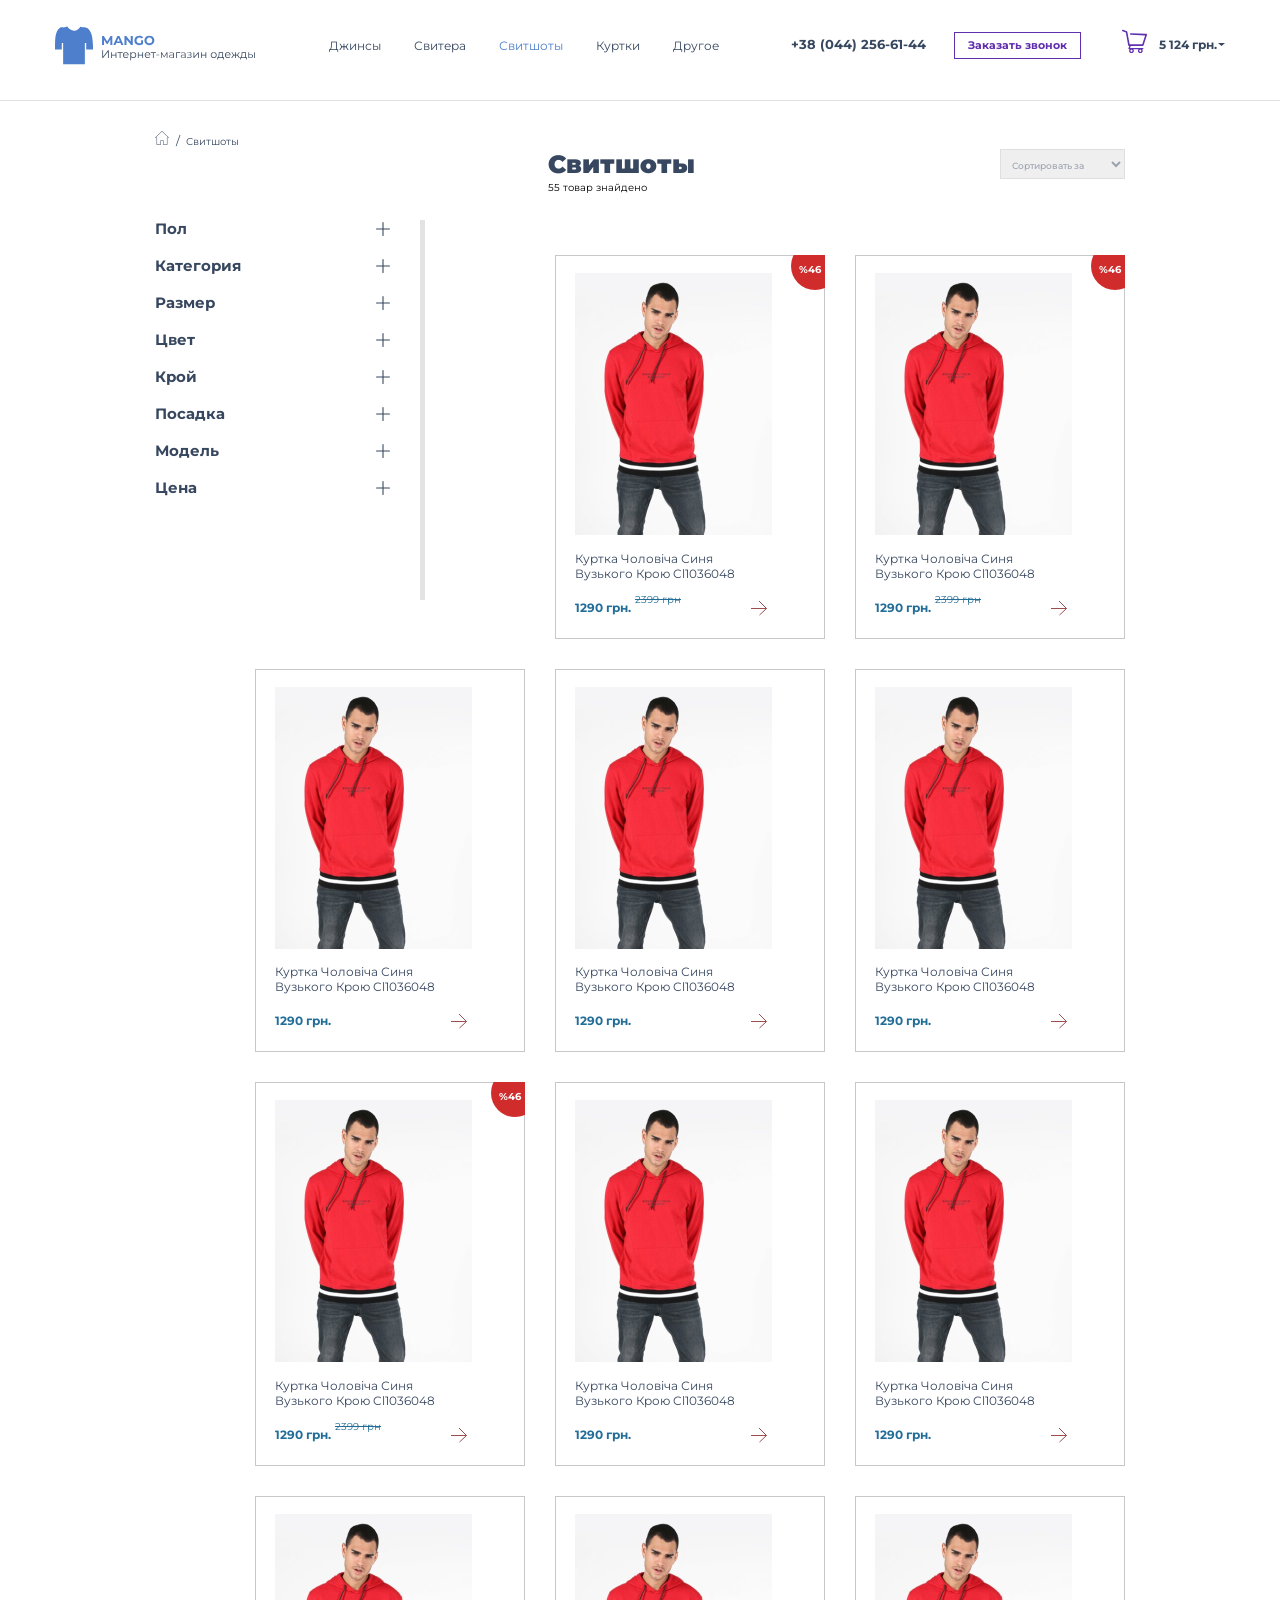
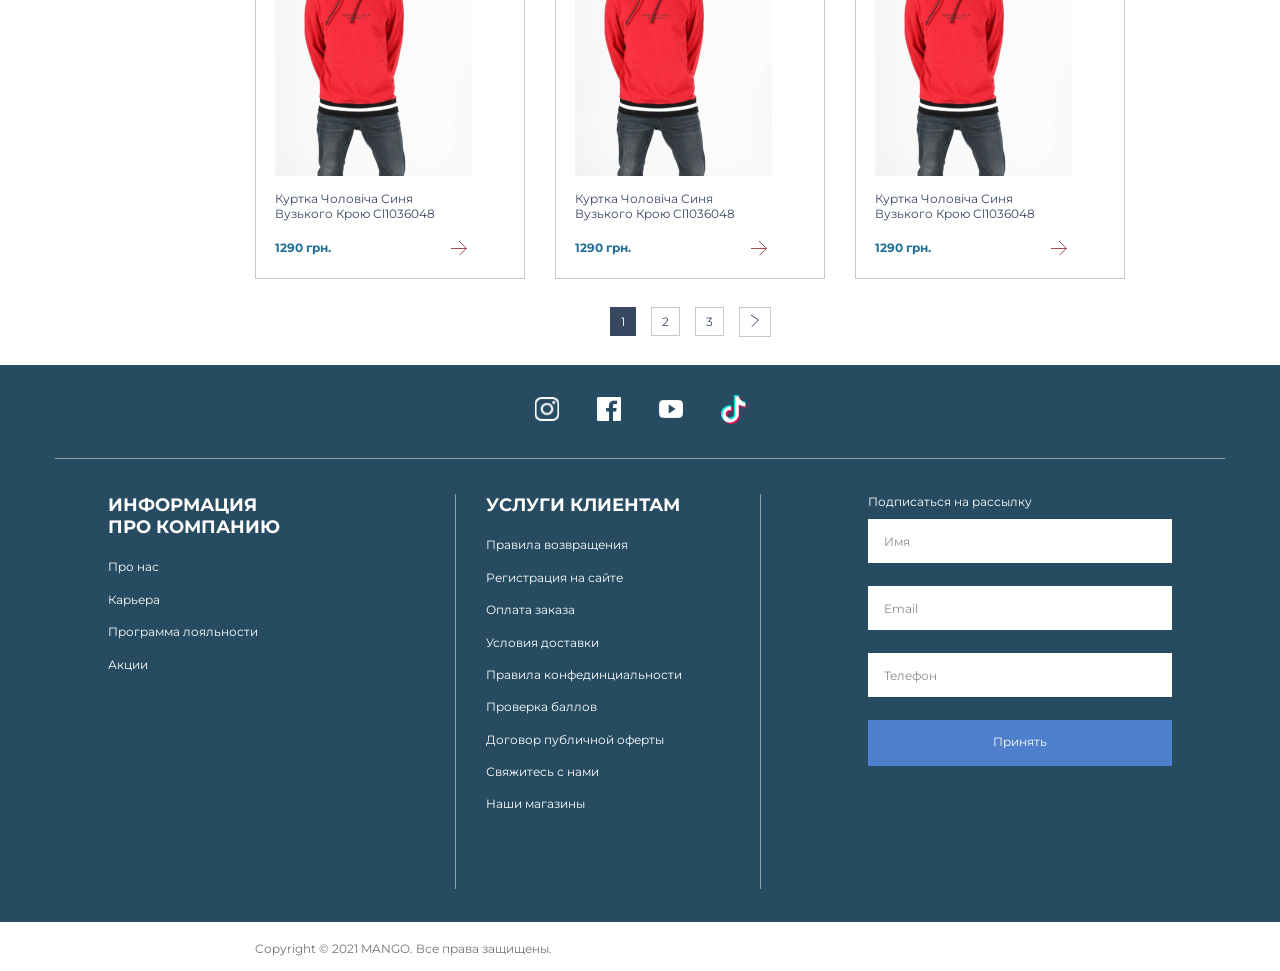
<file: sweatshirts.html>
<!DOCTYPE html>
<html lang="en">

<head>
	<meta charset="UTF-8">
	<meta name="viewport" content="width=device-width, initial-scale=1.0">
	<title>Mango</title>
	<link rel="preconnect" href="https://fonts.gstatic.com">
	<link href="https://fonts.googleapis.com/css2?family=Montserrat:wght@400;600;700;900&display=swap" rel="stylesheet">
	<link rel="stylesheet" href="css/style.min.css">
</head>

<body>

	<div class="wrapper">
		<div class="content">
			<header class="header">
				<div class="header__top">
					<div class="container">
						<div class="header__top-inner">
							<a class="header__logo" href="index.html">
								<img src="images/logo.svg" alt="">
							</a>
							<button class="menu-btn">
								<span class="menu-btn__row"></span>
								<div class="menu-btn--closes">
									<img src="images/close.svg" alt="">
								</div>
							</button>
							<nav class="menu">
								<ul class="menu__list">
									<li class="menu__list-item">
										<a class="menu__list-link" href="jeans.html">Джинсы</a>
									</li>
									<li class="menu__list-item">
										<a class="menu__list-link" href="sweaters.html">Свитера</a>
									</li>
									<li class="menu__list-item">
										<a class="menu__list-link menu__list-link--active" href="#">Свитшоты</a>
									</li>
									<li class="menu__list-item">
										<a class="menu__list-link" href="jackets.html">Куртки</a>
									</li>
									<li class="menu__list-item menu__list-item--other">
										<a class="menu__list-link" href="#">Другое</a>
										<div class="menu-other">
											<div class="other-box__wrapper">
												<div class="menu-other__box">
													<h4 class="other-title">
														ОДЕЖДА
													</h4>
													<div class="other-list__wrapper">
														<ul class="other-list">
															<li class="other-list__item">
																<a class="other-list__link" href="sweatshirts.html">Куртки-Pu</a>
															</li>
															<li class="other-list__item">
																<a class="other-list__link" href="sweatshirts.html">Пальто</a>
															</li>
															<li class="other-list__item">
																<a class="other-list__link" href="sweatshirts.html">Рубашки</a>
															</li>
															<li class="other-list__item">
																<a class="other-list__link" href="sweatshirts.html">Жакеты</a>
															</li>
															<li class="other-list__item">
																<a class="other-list__link" href="sweatshirts.html">Жилеты</a>
															</li>
															<li class="other-list__item">
																<a class="other-list__link" href="sweatshirts.html">Кардиганы</a>
															</li>
														</ul>
														<ul class="other-list">
															<li class="other-list__item">
																<a class="other-list__link" href="sweatshirts.html">Толстовки</a>
															</li>
															<li class="other-list__item">
																<a class="other-list__link" href="sweatshirts.html">Футболки</a>
															</li>
															<li class="other-list__item">
																<a class="other-list__link" href="sweatshirts.html">Майки</a>
															</li>
															<li class="other-list__item">
																<a class="other-list__link" href="sweatshirts.html">Брюки</a>
															</li>
															<li class="other-list__item">
																<a class="other-list__link" href="sweatshirts.html">Шорты</a>
															</li>
														</ul>
													</div>
												</div>
												<div class="menu-other__box">
													<h4 class="other-title">
														АКСЕСУАРЫ
													</h4>
													<div class="other-list__wrapper">
														<ul class="other-list">
															<li class="other-list__item"><a class="other-list__link" href="sweatshirts.html">Носки</a>
															</li>
															<li class="other-list__item"><a class="other-list__link" href="sweatshirts.html">Ремни</a>
															</li>
															<li class="other-list__item"><a class="other-list__link" href="sweatshirts.html">Сумки</a>
															</li>
															<li class="other-list__item"><a class="other-list__link" href="sweatshirts.html">Шарфы</a>
															</li>
														</ul>
														<ul class="other-list">
															<li class="other-list__item"><a class="other-list__link"
																	href="sweatshirts.html">Рукавицы</a></li>
															<li class="other-list__item"><a class="other-list__link"
																	href="sweatshirts.html">Шлепки</a></li>
															<li class="other-list__item"><a class="other-list__link"
																	href="sweatshirts.html">Сланцы</a></li>
														</ul>
													</div>
												</div>
											</div>
											<div class="other-img">
												<img src="images/other-img.jpg" alt="">
											</div>
										</div>
									</li>
								</ul>
							</nav>
							<div class="header__top-info">
								<a class="header__top-phone" href="tel:+380442566144">+38 (044) 256-61-44</a>
								<button class="header__top-btn" type="submit">Заказать звонок</button>
								<a class="header__top-cash" href="#">5 124 грн.</a>
							</div>
						</div>
					</div>
				</div>
			</header>

			<div class="breadcrumbs">
				<div class="container-mini">
					<ul class="breadcrumbs-list">
						<li><a href="index.html"><img src="images/home.svg" alt=""></a></li>
						<li><span>Свитшоты</span></li>
					</ul>
				</div>
			</div>

			<section class="product-page">
				<div class="container-mini">
					<div class="product-page__top-line">
						<h2 class="product-page__inner-title title">Свитшоты <span>55 товар знайдено</span></h2>
						<select>
							<option>Сортировать за</option>
							<option>Сортировать за</option>
							<option>Сортировать за</option>
							<option>Сортировать за</option>
						</select>
					</div>
					<div class="product-page__inner">
						<aside class="product-page__aside">
							<ul class="aside-list">
								<li>
									Пол
									<button><img src="images/plus.svg" alt=""></button>
								</li>
								<li>
									Категория
									<button><img src="images/plus.svg" alt=""></button>
								</li>
								<li>
									Размер
									<button><img src="images/plus.svg" alt=""></button>
								</li>
								<li>
									Цвет
									<button><img src="images/plus.svg" alt=""></button>
								</li>
								<li>
									Крой
									<button><img src="images/plus.svg" alt=""></button>
								</li>
								<li>
									Посадка
									<button><img src="images/plus.svg" alt=""></button>
								</li>
								<li>
									Модель
									<button><img src="images/plus.svg" alt=""></button>
								</li>
								<li>
									Цена
									<button><img src="images/plus.svg" alt=""></button>
								</li>
							</ul>
						</aside>
						<div class="product-wrapper product--hot">
							<div class="product-procent__wrapper">
								<div class="product-procent">
									%46
								</div>
							</div>
							<div class="product">
								<a class="product__img" href="#">
									<img src="images/content/swighs.jpg" alt="">
								</a>
								<a class="product__name" href="#">
									Куртка Чоловіча Синя Вузького Крою Cl1036048
								</a>
								<div class="product__line-bottom">
									<div class="product__price-defualt">1290 грн.</div>
									<div class="product__price-hot">2399 грн</div>
									<a class="product__arrow" href="#">
										<img src="images/product-arrow.svg" alt="">
									</a>
								</div>
							</div>
						</div>
						<div class="product-wrapper product--hot">
							<div class="product-procent__wrapper">
								<div class="product-procent">
									%46
								</div>
							</div>
							<div class="product">
								<a class="product__img" href="#">
									<img src="images/content/swighs.jpg" alt="">
								</a>
								<a class="product__name" href="#">
									Куртка Чоловіча Синя Вузького Крою Cl1036048
								</a>
								<div class="product__line-bottom">
									<div class="product__price-defualt">1290 грн.</div>
									<div class="product__price-hot">2399 грн</div>
									<a class="product__arrow" href="#">
										<img src="images/product-arrow.svg" alt="">
									</a>
								</div>
							</div>
						</div>
						<div class="product-wrapper">
							<div class="product-procent__wrapper">
								<div class="product-procent">
									%46
								</div>
							</div>
							<div class="product">
								<a class="product__img" href="#">
									<img src="images/content/swighs.jpg" alt="">
								</a>
								<a class="product__name" href="#">
									Куртка Чоловіча Синя Вузького Крою Cl1036048
								</a>
								<div class="product__line-bottom">
									<div class="product__price-defualt">1290 грн.</div>
									<div class="product__price-hot">2399 грн</div>
									<a class="product__arrow" href="#">
										<img src="images/product-arrow.svg" alt="">
									</a>
								</div>
							</div>
						</div>
						<div class="product-wrapper">
							<div class="product-procent__wrapper">
								<div class="product-procent">
									%46
								</div>
							</div>
							<div class="product">
								<a class="product__img" href="#">
									<img src="images/content/swighs.jpg" alt="">
								</a>
								<a class="product__name" href="#">
									Куртка Чоловіча Синя Вузького Крою Cl1036048
								</a>
								<div class="product__line-bottom">
									<div class="product__price-defualt">1290 грн.</div>
									<div class="product__price-hot">2399 грн</div>
									<a class="product__arrow" href="#">
										<img src="images/product-arrow.svg" alt="">
									</a>
								</div>
							</div>
						</div>
						<div class="product-wrapper">
							<div class="product-procent__wrapper">
								<div class="product-procent">
									%46
								</div>
							</div>
							<div class="product">
								<a class="product__img" href="#">
									<img src="images/content/swighs.jpg" alt="">
								</a>
								<a class="product__name" href="#">
									Куртка Чоловіча Синя Вузького Крою Cl1036048
								</a>
								<div class="product__line-bottom">
									<div class="product__price-defualt">1290 грн.</div>
									<div class="product__price-hot">2399 грн</div>
									<a class="product__arrow" href="#">
										<img src="images/product-arrow.svg" alt="">
									</a>
								</div>
							</div>
						</div>
						<div class="product-wrapper product--hot">
							<div class="product-procent__wrapper">
								<div class="product-procent">
									%46
								</div>
							</div>
							<div class="product">
								<a class="product__img" href="#">
									<img src="images/content/swighs.jpg" alt="">
								</a>
								<a class="product__name" href="#">
									Куртка Чоловіча Синя Вузького Крою Cl1036048
								</a>
								<div class="product__line-bottom">
									<div class="product__price-defualt">1290 грн.</div>
									<div class="product__price-hot">2399 грн</div>
									<a class="product__arrow" href="#">
										<img src="images/product-arrow.svg" alt="">
									</a>
								</div>
							</div>
						</div>
						<div class="product-wrapper">
							<div class="product-procent__wrapper">
								<div class="product-procent">
									%46
								</div>
							</div>
							<div class="product">
								<a class="product__img" href="#">
									<img src="images/content/swighs.jpg" alt="">
								</a>
								<a class="product__name" href="#">
									Куртка Чоловіча Синя Вузького Крою Cl1036048
								</a>
								<div class="product__line-bottom">
									<div class="product__price-defualt">1290 грн.</div>
									<div class="product__price-hot">2399 грн</div>
									<a class="product__arrow" href="#">
										<img src="images/product-arrow.svg" alt="">
									</a>
								</div>
							</div>
						</div>
						<div class="product-wrapper ">
							<div class="product-procent__wrapper">
								<div class="product-procent">
									%46
								</div>
							</div>
							<div class="product">
								<a class="product__img" href="#">
									<img src="images/content/swighs.jpg" alt="">
								</a>
								<a class="product__name" href="#">
									Куртка Чоловіча Синя Вузького Крою Cl1036048
								</a>
								<div class="product__line-bottom">
									<div class="product__price-defualt">1290 грн.</div>
									<div class="product__price-hot">2399 грн</div>
									<a class="product__arrow" href="#">
										<img src="images/product-arrow.svg" alt="">
									</a>
								</div>
							</div>
						</div>
						<div class="product-wrapper">
							<div class="product-procent__wrapper">
								<div class="product-procent">
									%46
								</div>
							</div>
							<div class="product">
								<a class="product__img" href="#">
									<img src="images/content/swighs.jpg" alt="">
								</a>
								<a class="product__name" href="#">
									Куртка Чоловіча Синя Вузького Крою Cl1036048
								</a>
								<div class="product__line-bottom">
									<div class="product__price-defualt">1290 грн.</div>
									<div class="product__price-hot">2399 грн</div>
									<a class="product__arrow" href="#">
										<img src="images/product-arrow.svg" alt="">
									</a>
								</div>
							</div>
						</div>
						<div class="product-wrapper">
							<div class="product-procent__wrapper">
								<div class="product-procent">
									%46
								</div>
							</div>
							<div class="product">
								<a class="product__img" href="#">
									<img src="images/content/swighs.jpg" alt="">
								</a>
								<a class="product__name" href="#">
									Куртка Чоловіча Синя Вузького Крою Cl1036048
								</a>
								<div class="product__line-bottom">
									<div class="product__price-defualt">1290 грн.</div>
									<div class="product__price-hot">2399 грн</div>
									<a class="product__arrow" href="#">
										<img src="images/product-arrow.svg" alt="">
									</a>
								</div>
							</div>
						</div>
						<div class="product-wrapper">
							<div class="product-procent__wrapper">
								<div class="product-procent">
									%46
								</div>
							</div>
							<div class="product">
								<a class="product__img" href="#">
									<img src="images/content/swighs.jpg" alt="">
								</a>
								<a class="product__name" href="#">
									Куртка Чоловіча Синя Вузького Крою Cl1036048
								</a>
								<div class="product__line-bottom">
									<div class="product__price-defualt">1290 грн.</div>
									<div class="product__price-hot">2399 грн</div>
									<a class="product__arrow" href="#">
										<img src="images/product-arrow.svg" alt="">
									</a>
								</div>
							</div>
						</div>
					</div>
					<div class="pagination">
						<div class="container-mini">
							<ul class="pagination-list pagination-def">
								<li class="pagination-list__item">
									<a class="pagination-list__link pagination-list__link--active" href="#">1</a>
								</li>
								<li class="pagination-list__item">
									<a class="pagination-list__link" href="#">2</a>
								</li>
								<li class="pagination-list__item">
									<a class="pagination-list__link" href="#">3</a>
								</li>
								<li class="pagination-list__item">
									<a class="pagination-list__link" href="#">
										<svg width="10" height="13" viewBox="0 0 10 13" fill="none" xmlns="http://www.w3.org/2000/svg">
											<path d="M1 1L8.5 6L2 12.5" stroke="#37475F" />
										</svg>
									</a>
								</li>
							</ul>
						</div>
					</div>
				</div>
			</section>







		</div>




		<footer class="footer">
			<div class="footer__top">
				<div class="container">
					<ul class="footer__social">
						<li class="footer__social-item">
							<a class="footer__social-link" href="#">
								<img src="images/instagram.svg" alt="">
							</a>
						</li>
						<li class="footer__social-item">
							<a class="footer__social-link" href="#">
								<img src="images/facebook.svg" alt="">
							</a>
						</li>
						<li class="footer__social-item">
							<a class="footer__social-link" href="#">
								<img src="images/youtube.svg" alt="">
							</a>
						</li>
						<li class="footer__social-item">
							<a class="footer__social-link" href="#">
								<img src="images/tik-tok.svg" alt="">
							</a>
						</li>
					</ul>
				</div>
			</div>
			<div class="footer__content">
				<div class="container">
					<div class="footer__content-inner">
						<div class="footer__content-box">
							<h2 class="footer__content-title footer__content-title--company">
								ИНФОРМАЦИЯ ПРО КОМПАНИЮ
							</h2>
							<ul class="footer__content-list">
								<li class="footer__content-item">
									<a class="footer__content-link" href="#">
										Про нас
									</a>
								</li>
								<li class="footer__content-item">
									<a class="footer__content-link" href="#">
										Карьера
									</a>
								</li>
								<li class="footer__content-item">
									<a class="footer__content-link" href="#">
										Программа лояльности
									</a>
								</li>
								<li class="footer__content-item">
									<a class="footer__content-link" href="#">
										Акции
									</a>
								</li>
							</ul>
						</div>
						<div class="footer__content-box footer__content-box--services">
							<h2 class="footer__content-title">
								УСЛУГИ КЛИЕНТАМ
							</h2>
							<ul class="footer__content-list">
								<li class="footer__content-item">
									<a class="footer__content-link" href="#">
										Правила возвращения
									</a>
								</li>
								<li class="footer__content-item">
									<a class="footer__content-link" href="#">
										Регистрация на сайте
									</a>
								</li>
								<li class="footer__content-item">
									<a class="footer__content-link" href="#">
										Оплата заказа
									</a>
								</li>
								<li class="footer__content-item">
									<a class="footer__content-link" href="#">
										Условия доставки
									</a>
								</li>
								<li class="footer__content-item">
									<a class="footer__content-link" href="#">
										Правила конфединциальности
									</a>
								</li>
								<li class="footer__content-item">
									<a class="footer__content-link" href="#">
										Проверка баллов
									</a>
								</li>
								<li class="footer__content-item">
									<a class="footer__content-link" href="#">
										Договор публичной оферты
									</a>
								</li>
								<li class="footer__content-item">
									<a class="footer__content-link" href="#">
										Свяжитесь с нами
									</a>
								</li>
								<li class="footer__content-item">
									<a class="footer__content-link" href="#">
										Наши магазины
									</a>
								</li>
							</ul>
						</div>
						<form class="footer__content-form">
							<h4 class="footer__form-title">Подписаться на рассылку</h4>
							<input class="footer__form-input" type="text" placeholder="Имя">
							<input class="footer__form-input" type="text" placeholder="Email">
							<input class="footer__form-input" type="text" placeholder="Телефон">
							<button class="footer__form-btn" type="submit">Принять</button>
						</form>
					</div>
				</div>
			</div>
			<div class="footer__copy">
				<div class="container">
					<p class="footer__copy-text">
						Copyright © 2021 MANGO. Все права защищены.
					</p>
				</div>
			</div>
		</footer>
	</div>




	<script src="js/main.min.js"></script>
</body>

</html>
</file>
